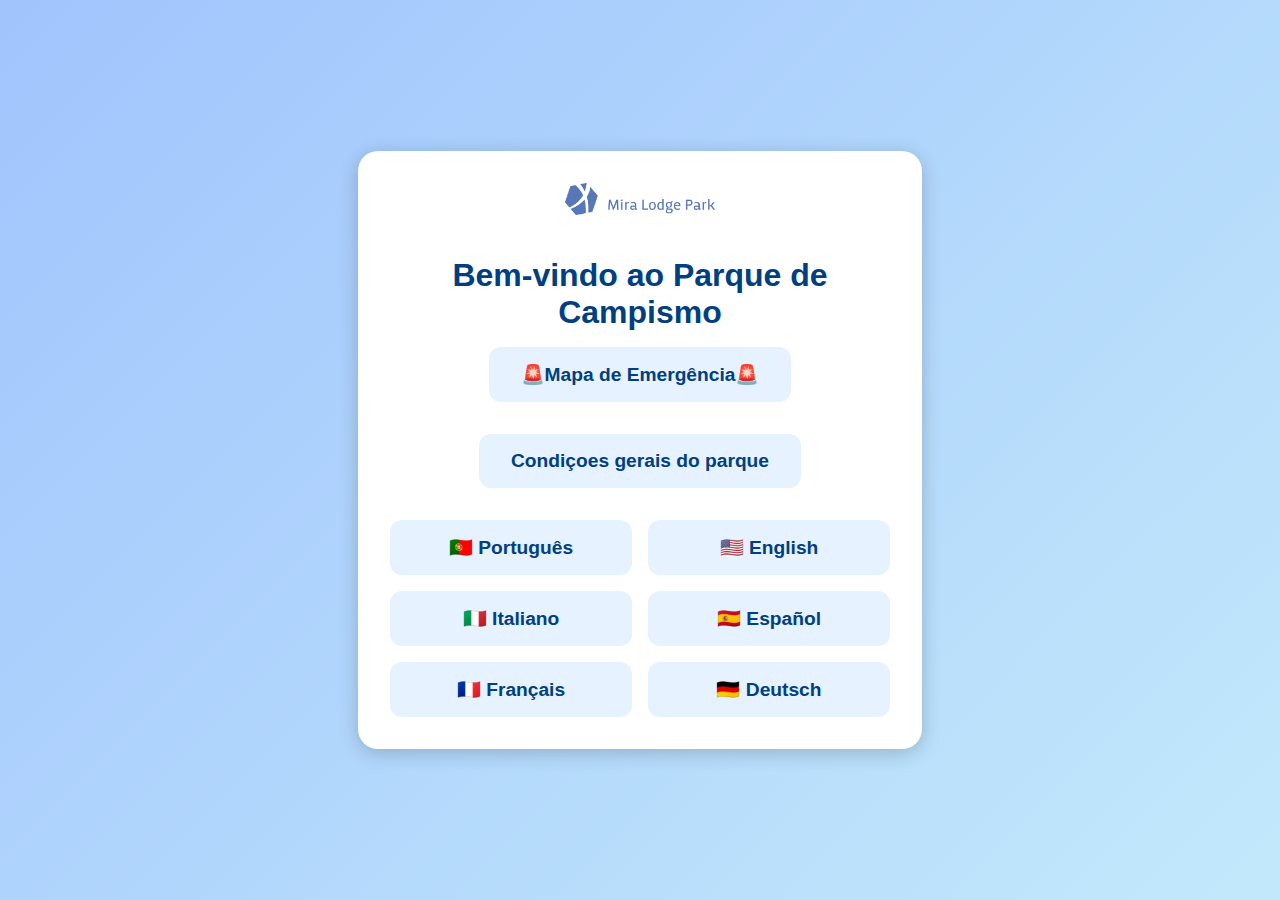
<file: index.html>
<!DOCTYPE html>
<html lang="pt">
<head>
  <meta charset="UTF-8">
  <meta name="viewport" content="width=device-width, initial-scale=1.0">
  <title>Parque de Campismo</title>
  <style>
    body {
      font-family: Arial, sans-serif;
      background: linear-gradient(135deg, #a1c4fd, #c2e9fb);
      margin: 0;
      display: flex;
      justify-content: center;
      align-items: center;
      height: 100vh;
    }

    .container {
      text-align: center;
      background: white;
      padding: 2rem;
      border-radius: 20px;
      box-shadow: 0 4px 20px rgba(0,0,0,0.2);
      max-width: 500px;
      width: 90%;
    }

    .logo {
      width: 150px;
      height: auto;
      margin-bottom: 1rem;
    }

    h1 {
      margin-bottom: 1rem;
      color: #004080;
    }

    .emergency-button {
      display: flex;
      justify-content: center;
      margin-bottom: 2rem;
    }

    .grid {
      display: grid;
      grid-template-columns: 1fr 1fr;
      gap: 1rem;
    }

    .card {
      display: block;
      padding: 1rem 2rem;
      background: #e6f2ff;
      border-radius: 12px;
      text-decoration: none;
      font-size: 1.2rem;
      color: #004080;
      transition: all 0.3s ease;
      font-weight: bold;
    }

    .card:hover {
      background: #a1c4fd;
      color: white;
      transform: scale(1.05);
    }
  </style>
</head>
<body>
  <div class="container">
    <img src="MiraLodgePark LOGOTIPO_horizontal.png" alt="Logo" class="logo">
    <h1>Bem-vindo ao Parque de Campismo</h1>

    <!-- Botão do mapa de emergência centralizado -->
    <div class="emergency-button">
      <a href="emergencia.html" class="card">🚨Mapa de Emergência🚨</a>
    </div>
     
    <!-- Botão Condições Gerais do Parque centralizado -->
    <div class="emergency-button">
      <a href="condiçoes.html" class="card">Condiçoes gerais do parque</a>
    </div>

    <!-- Botões dos idiomas -->
    <div class="grid">
      <a href="pt.html" class="card">🇵🇹 Português</a>
      <a href="en.html" class="card">🇺🇸 English</a>
      <a href="it.html" class="card">🇮🇹 Italiano</a>
      <a href="es.html" class="card">🇪🇸 Español</a>
      <a href="it.html" class="card">🇫🇷 Français</a>
      <a href="de.html" class="card">🇩🇪 Deutsch</a>
      
    </div>
  </div>
</body>
</html>
</file>
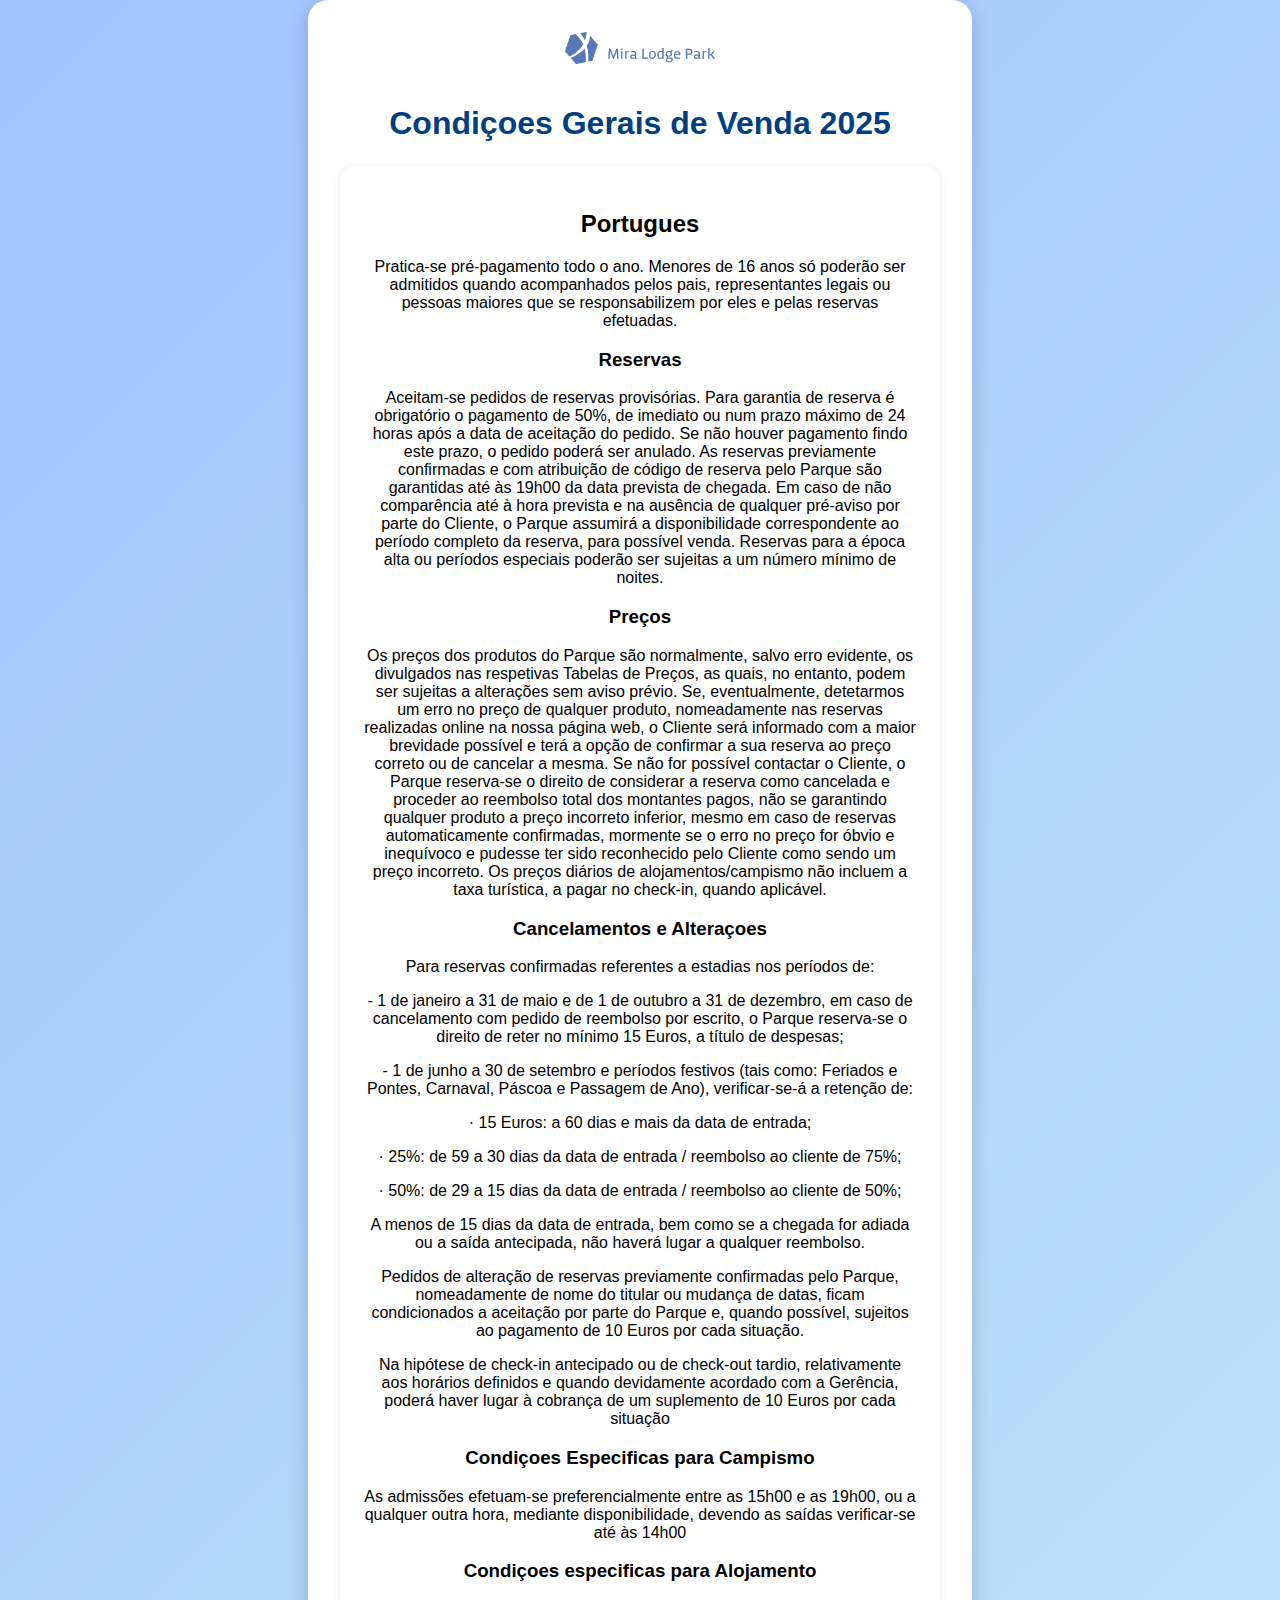
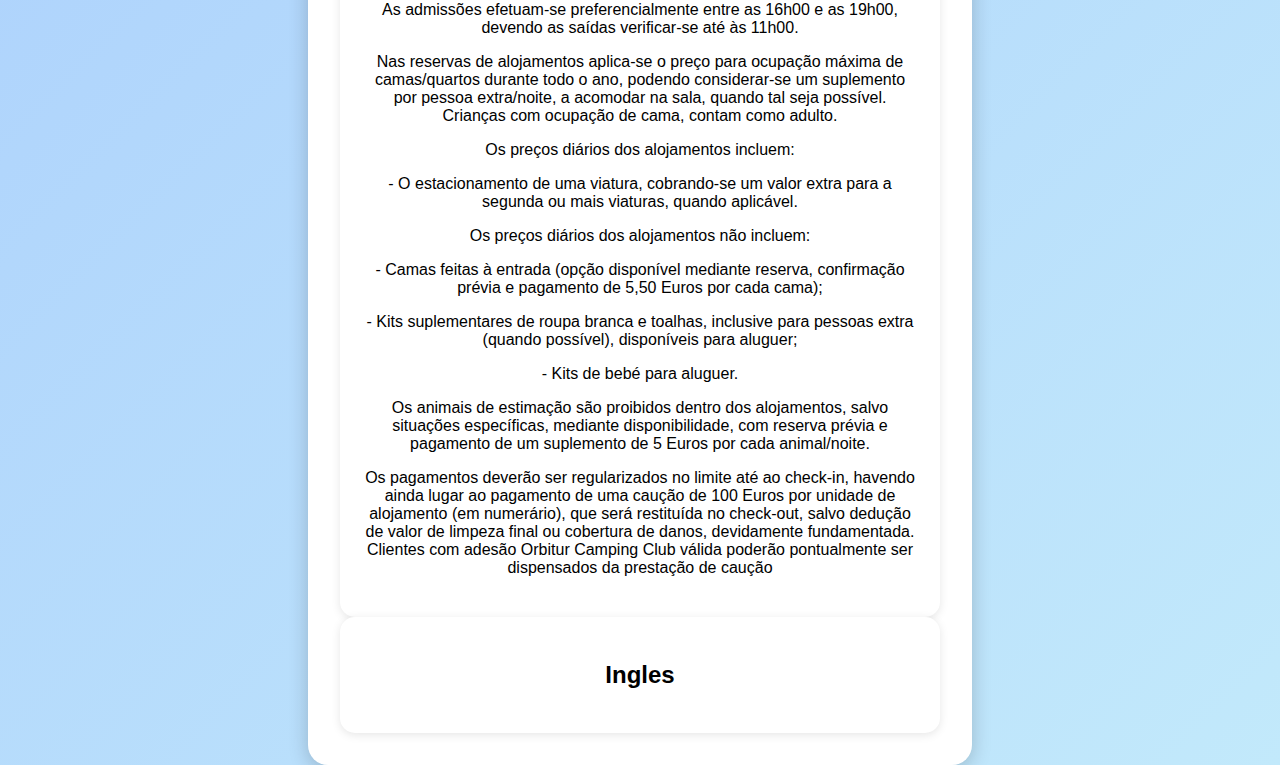
<file: Condiçoes gerai de venda.html>
<!DOCTYPE html>
<html lang="pt">
<head>
  <meta charset="UTF-8">
  <meta name="viewport" content="width=device-width, initial-scale=1.0">
  <title>Mapa de Emergência</title>
  <style>
    body {
      font-family: Arial, sans-serif;
      background: linear-gradient(135deg, #a1c4fd, #c2e9fb);
      margin: 0;
      display: flex;
      justify-content: center;
      align-items: center;
      min-height: 100vh;
    }

    .container {
      text-align: center;
      background: white;
      padding: 2rem;
      border-radius: 20px;
      box-shadow: 0 4px 20px rgba(0,0,0,0.2);
      max-width: 600px;
      width: 90%;
    }

    .logo {
      width: 150px;
      height: auto;
      margin-bottom: 1rem;
    }

    h1 {
      margin-bottom: 1.5rem;
      color: #004080;
    }

    .box-white {
      background: white;
      padding: 1.5rem;
      border-radius: 15px;
      box-shadow: 0 2px 10px rgba(0,0,0,0.1);
      text-align: center;
    }

    img.map {
      width: 100%;
      height: auto;
      border-radius: 10px;
    }
  </style>
</head>
<body>
  <div class="container">
    <!-- Logo e título -->
    <img src="MiraLodgePark LOGOTIPO_horizontal.png" alt="Logo" class="logo">
    <h1>Condiçoes Gerais de Venda 2025</h1>

    <!-- Caixa branca: apenas mapa -->
    <div class="box-white">
	<h2>Portugues</h2>

      <p>Pratica-se pré-pagamento todo o ano.
Menores de 16 anos só poderão ser admitidos quando acompanhados
pelos pais, representantes legais ou pessoas maiores que se 
responsabilizem por eles e pelas reservas efetuadas.</p>
       <h3>Reservas</h3>
	<p>Aceitam-se pedidos de reservas provisórias. Para garantia de reserva é 
obrigatório o pagamento de 50%, de imediato ou num prazo máximo de 24 horas após a data de aceitação do pedido. Se não houver pagamento 
findo este prazo, o pedido poderá ser anulado.
As reservas previamente confirmadas e com atribuição de código de 
reserva pelo Parque são garantidas até às 19h00 da data prevista de 
chegada. Em caso de não comparência até à hora prevista e na ausência 
de qualquer pré-aviso por parte do Cliente, o Parque assumirá a 
disponibilidade correspondente ao período completo da reserva, para 
possível venda.
Reservas para a época alta ou períodos especiais poderão ser sujeitas a 
um número mínimo de noites.</p>
	<h3>Preços</h3>
	<p>Os preços dos produtos do Parque são normalmente, salvo erro 
evidente, os divulgados nas respetivas Tabelas de Preços, as quais, no entanto, podem ser sujeitas a alterações sem aviso prévio. Se, 
eventualmente, detetarmos um erro no preço de qualquer produto, 
nomeadamente nas reservas realizadas online na nossa página web, o 
Cliente será informado com a maior brevidade possível e terá a opção 
de confirmar a sua reserva ao preço correto ou de cancelar a mesma. Se 
não for possível contactar o Cliente, o Parque reserva-se o direito de 
considerar a reserva como cancelada e proceder ao reembolso total dos 
montantes pagos, não se garantindo qualquer produto a preço incorreto 
inferior, mesmo em caso de reservas automaticamente confirmadas, 
mormente se o erro no preço for óbvio e inequívoco e pudesse ter sido 
reconhecido pelo Cliente como sendo um preço incorreto.
Os preços diários de alojamentos/campismo não incluem a taxa 
turística, a pagar no check-in, quando aplicável.</p>
	<h3>Cancelamentos e Alteraçoes</h3>
	<p>Para reservas confirmadas referentes a estadias nos períodos de:
<p>- 1 de janeiro a 31 de maio e de 1 de outubro a 31 de dezembro, em caso 
de cancelamento com pedido de reembolso por escrito, o Parque 
reserva-se o direito de reter no mínimo 15 Euros, a título de despesas;<p>
<p>- 1 de junho a 30 de setembro e períodos festivos (tais como: Feriados 
e Pontes, Carnaval, Páscoa e Passagem de Ano), verificar-se-á a 
retenção de:<p>
<p>· 15 Euros: a 60 dias e mais da data de entrada;<p> 
<p>· 25%: de 59 a 30 dias da data de entrada / reembolso ao cliente de 75%;<p> 
<p>· 50%: de 29 a 15 dias da data de entrada / reembolso ao cliente de 50%;<p>
<p>A menos de 15 dias da data de entrada, bem como se a chegada for 
adiada ou a saída antecipada, não haverá lugar a qualquer reembolso.<p>
<p>Pedidos de alteração de reservas previamente confirmadas pelo 
Parque, nomeadamente de nome do titular ou mudança de datas, ficam 
condicionados a aceitação por parte do Parque e, quando possível, 
sujeitos ao pagamento de 10 Euros por cada situação.<p>
<p>Na hipótese de check-in antecipado ou de check-out tardio, 
relativamente aos horários definidos e quando devidamente acordado 
com a Gerência, poderá haver lugar à cobrança de um suplemento de 10 
Euros por cada situação</p>
	<h3>Condiçoes Especificas para Campismo</h3>
	<p>As admissões efetuam-se preferencialmente entre as 15h00 e as 
19h00, ou a qualquer outra hora, mediante disponibilidade, devendo as saídas verificar-se até às 14h00</p>
	<h3>Condiçoes especificas para Alojamento</h3>
	<p>As admissões efetuam-se preferencialmente entre as 16h00 e as 19h00, devendo as saídas verificar-se até às 11h00.<p>
<p>Nas reservas de alojamentos aplica-se o preço para ocupação máxima 
de camas/quartos durante todo o ano, podendo considerar-se um 
suplemento por pessoa extra/noite, a acomodar na sala, quando tal seja 
possível. Crianças com ocupação de cama, contam como adulto.<p>
<p>Os preços diários dos alojamentos incluem:<p>
<p>- O estacionamento de uma viatura, cobrando-se um valor extra para 
 a segunda ou mais viaturas, quando aplicável.<p>
<p>Os preços diários dos alojamentos não incluem:<p>
<p>- Camas feitas à entrada (opção disponível mediante reserva, 
 confirmação prévia e pagamento de 5,50 Euros por cada cama);<p>
<p>- Kits suplementares de roupa branca e toalhas, inclusive para 
 pessoas extra (quando possível), disponíveis para aluguer;<p>
<p>- Kits de bebé para aluguer.<p>
<p>Os animais de estimação são proibidos dentro dos alojamentos, salvo situações específicas, mediante disponibilidade, com reserva prévia e 
pagamento de um suplemento de 5 Euros por cada animal/noite.<p>
<p>Os pagamentos deverão ser regularizados no limite até ao check-in, 
havendo ainda lugar ao pagamento de uma caução de 100 Euros por 
unidade de alojamento (em numerário), que será restituída no 
check-out, salvo dedução de valor de limpeza final ou cobertura de 
danos, devidamente fundamentada. Clientes com adesão Orbitur 
Camping Club válida poderão pontualmente ser dispensados da 
prestação de caução</p>



	 </div>
	


 <!-- Caixa branca: Mapa -->
    <div class="box-white">
      <h2>Ingles</h2>




    </div>
  </div>
</body>
</html>
</file>
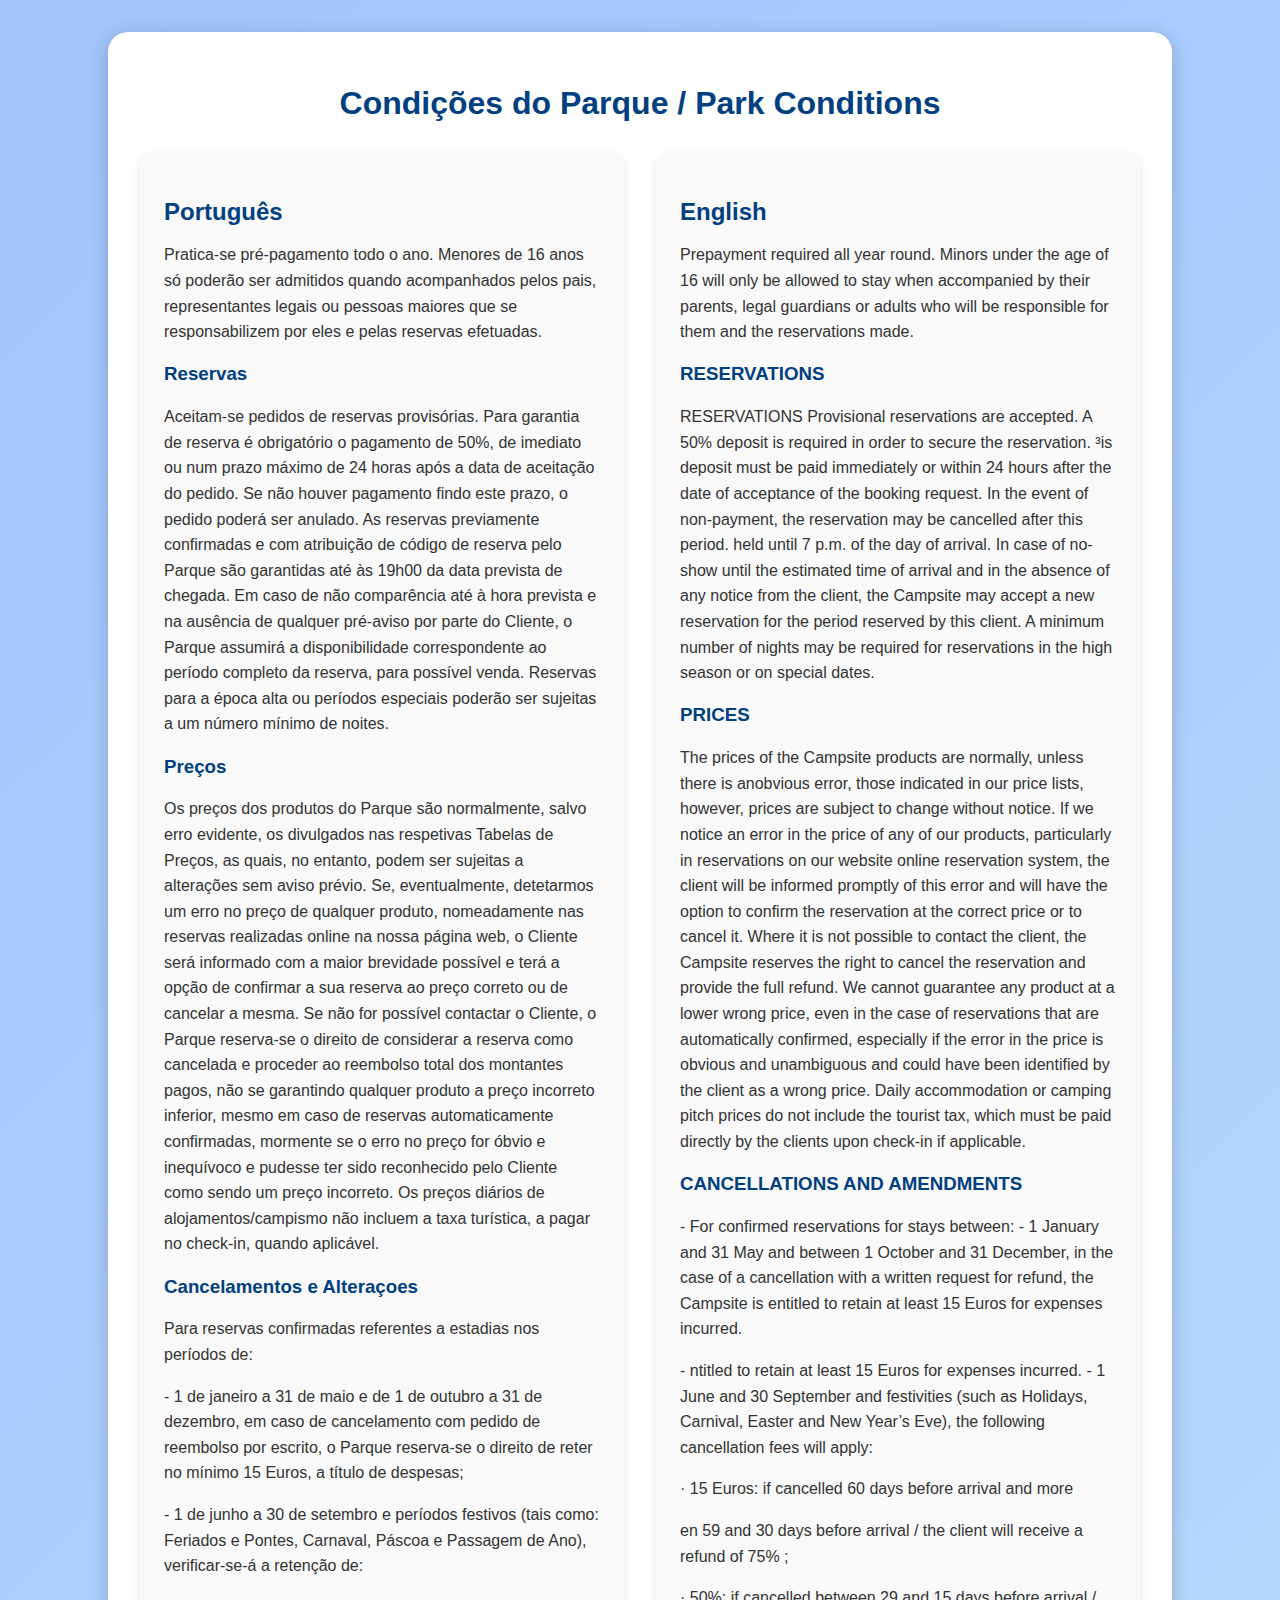
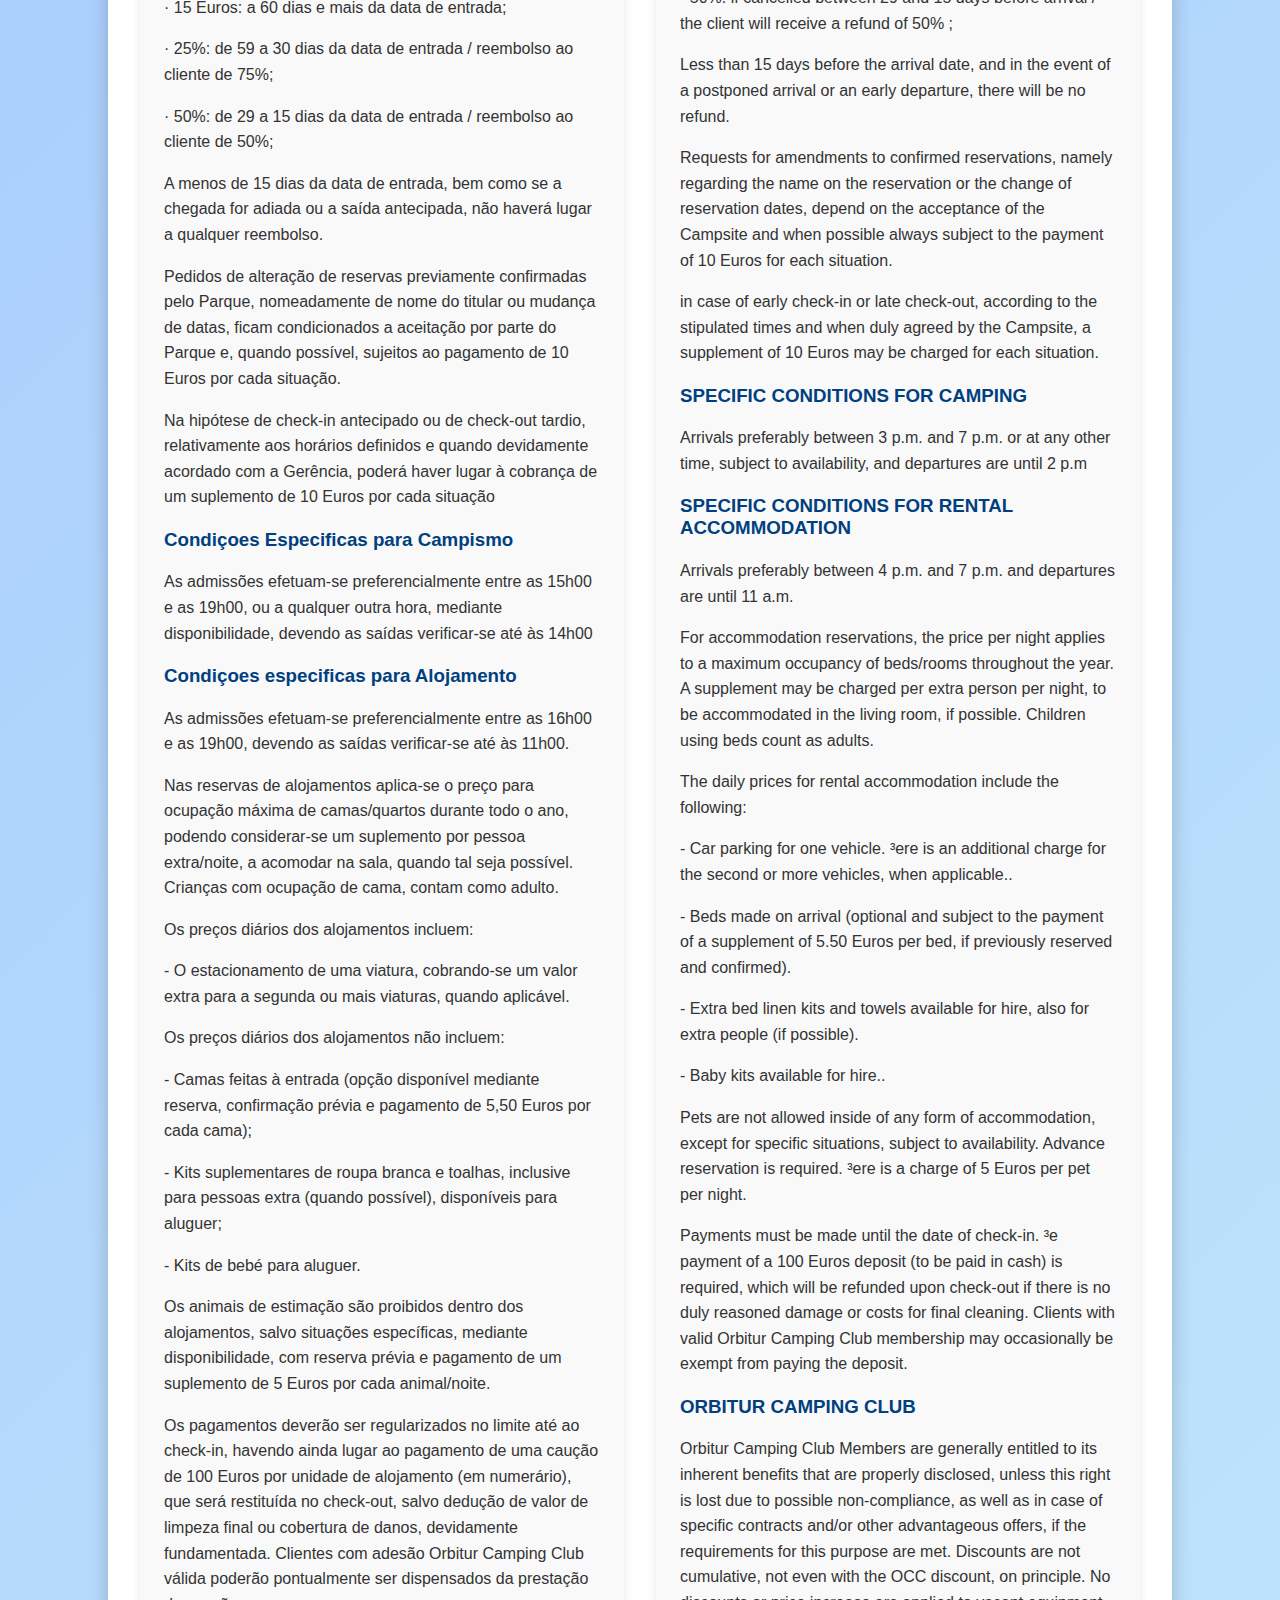
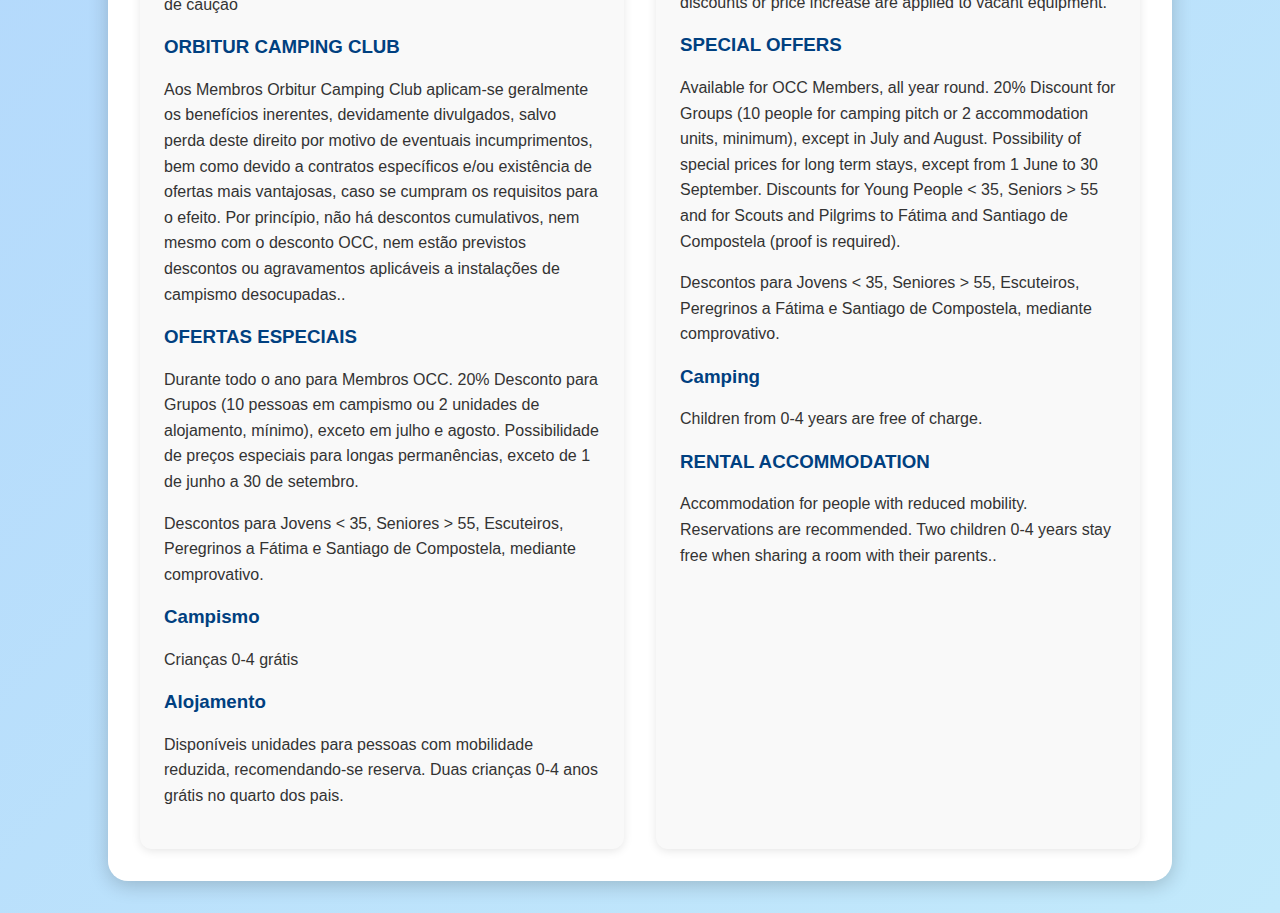
<file: condiçoes.html>
<!DOCTYPE html>
<html lang="pt">
<head>
  <meta charset="UTF-8">
  <title>Condições do Parque</title>
  <style>
    body {
      font-family: Arial, sans-serif;
      background: linear-gradient(135deg, #a1c4fd, #c2e9fb);
      margin: 0;
      display: flex;
      justify-content: center;
      align-items: flex-start;
      padding: 2rem;
      min-height: 100vh;
    }
    .container {
      background: white;
      padding: 2rem;
      border-radius: 20px;
      box-shadow: 0 4px 20px rgba(0,0,0,0.2);
      max-width: 1000px;
      width: 100%;
    }
    h1 {
      text-align: center;
      color: #004080;
      margin-bottom: 2rem;
    }
    .columns {
      display: grid;
      grid-template-columns: 1fr 1fr;
      gap: 2rem;
    }
    .col {
      background: #f9f9f9;
      padding: 1.5rem;
      border-radius: 12px;
      box-shadow: 0 2px 10px rgba(0,0,0,0.1);
    }
    h2 {
      color: #004080;
      margin-bottom: 1rem;
    }
    ul, ol {
      text-align: left;
      padding-left: 1.2rem;
      color: #333;
      line-height: 1.6;
    }
    p {
      color: #333;
      line-height: 1.6;
    }
h3 {
      color: #004080;
      margin-bottom: 0,5rem;
    }
    ul, ol {
      text-align: left;
      padding-left: 1.2rem;
      color: #333;
      line-height: 1.6;
    }
    p {
      color: #333;
      line-height: 1.6;
    }

  </style>
</head>
<body>
  <div class="container">
    <h1>Condições do Parque / Park Conditions</h1>

    <div class="columns">
      <!-- Coluna Português -->
      <div class="col">
        <h2>Português</h2>
        <p>Pratica-se pré-pagamento todo o ano.
Menores de 16 anos só poderão ser admitidos quando acompanhados
pelos pais, representantes legais ou pessoas maiores que se 
responsabilizem por eles e pelas reservas efetuadas.</p>
       <h3>Reservas</h3>
	<p>Aceitam-se pedidos de reservas provisórias. Para garantia de reserva é 
obrigatório o pagamento de 50%, de imediato ou num prazo máximo de 24 horas após a data de aceitação do pedido. Se não houver pagamento 
findo este prazo, o pedido poderá ser anulado.
As reservas previamente confirmadas e com atribuição de código de 
reserva pelo Parque são garantidas até às 19h00 da data prevista de 
chegada. Em caso de não comparência até à hora prevista e na ausência 
de qualquer pré-aviso por parte do Cliente, o Parque assumirá a 
disponibilidade correspondente ao período completo da reserva, para 
possível venda.
Reservas para a época alta ou períodos especiais poderão ser sujeitas a 
um número mínimo de noites.</p>
	<h3>Preços</h3>
	<p>Os preços dos produtos do Parque são normalmente, salvo erro 
evidente, os divulgados nas respetivas Tabelas de Preços, as quais, no entanto, podem ser sujeitas a alterações sem aviso prévio. Se, 
eventualmente, detetarmos um erro no preço de qualquer produto, 
nomeadamente nas reservas realizadas online na nossa página web, o 
Cliente será informado com a maior brevidade possível e terá a opção 
de confirmar a sua reserva ao preço correto ou de cancelar a mesma. Se 
não for possível contactar o Cliente, o Parque reserva-se o direito de 
considerar a reserva como cancelada e proceder ao reembolso total dos 
montantes pagos, não se garantindo qualquer produto a preço incorreto 
inferior, mesmo em caso de reservas automaticamente confirmadas, 
mormente se o erro no preço for óbvio e inequívoco e pudesse ter sido 
reconhecido pelo Cliente como sendo um preço incorreto.
Os preços diários de alojamentos/campismo não incluem a taxa 
turística, a pagar no check-in, quando aplicável.</p>
	<h3>Cancelamentos e Alteraçoes</h3>
	<p>Para reservas confirmadas referentes a estadias nos períodos de:
<p>- 1 de janeiro a 31 de maio e de 1 de outubro a 31 de dezembro, em caso 
de cancelamento com pedido de reembolso por escrito, o Parque 
reserva-se o direito de reter no mínimo 15 Euros, a título de despesas;<p>
<p>- 1 de junho a 30 de setembro e períodos festivos (tais como: Feriados 
e Pontes, Carnaval, Páscoa e Passagem de Ano), verificar-se-á a 
retenção de:<p>
<p>· 15 Euros: a 60 dias e mais da data de entrada;<p> 
<p>· 25%: de 59 a 30 dias da data de entrada / reembolso ao cliente de 75%;<p> 
<p>· 50%: de 29 a 15 dias da data de entrada / reembolso ao cliente de 50%;<p>
<p>A menos de 15 dias da data de entrada, bem como se a chegada for 
adiada ou a saída antecipada, não haverá lugar a qualquer reembolso.<p>
<p>Pedidos de alteração de reservas previamente confirmadas pelo 
Parque, nomeadamente de nome do titular ou mudança de datas, ficam 
condicionados a aceitação por parte do Parque e, quando possível, 
sujeitos ao pagamento de 10 Euros por cada situação.<p>
<p>Na hipótese de check-in antecipado ou de check-out tardio, 
relativamente aos horários definidos e quando devidamente acordado 
com a Gerência, poderá haver lugar à cobrança de um suplemento de 10 
Euros por cada situação</p>
	<h3>Condiçoes Especificas para Campismo</h3>
	<p>As admissões efetuam-se preferencialmente entre as 15h00 e as 
19h00, ou a qualquer outra hora, mediante disponibilidade, devendo as saídas verificar-se até às 14h00</p>
	<h3>Condiçoes especificas para Alojamento</h3>
	<p>As admissões efetuam-se preferencialmente entre as 16h00 e as 19h00, devendo as saídas verificar-se até às 11h00.<p>
<p>Nas reservas de alojamentos aplica-se o preço para ocupação máxima 
de camas/quartos durante todo o ano, podendo considerar-se um 
suplemento por pessoa extra/noite, a acomodar na sala, quando tal seja 
possível. Crianças com ocupação de cama, contam como adulto.<p>
<p>Os preços diários dos alojamentos incluem:<p>
<p>- O estacionamento de uma viatura, cobrando-se um valor extra para 
 a segunda ou mais viaturas, quando aplicável.<p>
<p>Os preços diários dos alojamentos não incluem:<p>
<p>- Camas feitas à entrada (opção disponível mediante reserva, 
 confirmação prévia e pagamento de 5,50 Euros por cada cama);<p>
<p>- Kits suplementares de roupa branca e toalhas, inclusive para 
 pessoas extra (quando possível), disponíveis para aluguer;<p>
<p>- Kits de bebé para aluguer.<p>
<p>Os animais de estimação são proibidos dentro dos alojamentos, salvo situações específicas, mediante disponibilidade, com reserva prévia e 
pagamento de um suplemento de 5 Euros por cada animal/noite.<p>
<p>Os pagamentos deverão ser regularizados no limite até ao check-in, 
havendo ainda lugar ao pagamento de uma caução de 100 Euros por 
unidade de alojamento (em numerário), que será restituída no 
check-out, salvo dedução de valor de limpeza final ou cobertura de 
danos, devidamente fundamentada. Clientes com adesão Orbitur 
Camping Club válida poderão pontualmente ser dispensados da 
prestação de caução</p>
	<h3>ORBITUR CAMPING CLUB</h3>
<p>Aos Membros Orbitur Camping Club aplicam-se geralmente os 
benefícios inerentes, devidamente divulgados, salvo perda deste direito 
por motivo de eventuais incumprimentos, bem como devido a contratos 
específicos e/ou existência de ofertas mais vantajosas, caso se 
cumpram os requisitos para o efeito. Por princípio, não há descontos 
cumulativos, nem mesmo com o desconto OCC, nem estão previstos 
descontos ou agravamentos aplicáveis a instalações de campismo 
desocupadas..<p>

	<h3>OFERTAS ESPECIAIS</h3>

	<p>Durante todo o ano para Membros OCC.
20% Desconto para Grupos (10 pessoas em campismo ou 2 unidades de 
alojamento, mínimo), exceto em julho e agosto.
Possibilidade de preços especiais para longas permanências, exceto de 
1 de junho a 30 de setembro.<p>
	<p>Descontos para Jovens < 35, Seniores > 55, Escuteiros, Peregrinos a Fátima
e Santiago de Compostela, mediante comprovativo.<p>
	<h3>Campismo</h3>

	<p>Crianças 0-4 grátis<p>
	<h3>Alojamento</h3>

	<p>Disponíveis unidades para pessoas com mobilidade reduzida, 
recomendando-se reserva.
Duas crianças 0-4 anos grátis no quarto dos pais.<p>
	      </div>

      <!-- Coluna Inglês -->
      <div class="col">
        <h2>English</h2>
<p>Prepayment required all year round.
Minors under the age of 16 will only be allowed to stay when accompanied 
by their parents, legal guardians or adults who will be responsible for them 
and the reservations made.</p>
       <h3>RESERVATIONS</h3>
	<p>RESERVATIONS
Provisional reservations are accepted. A 50% deposit is required in 
order to secure the reservation. ³is deposit must be paid immediately 
or within 24 hours after the date of acceptance of the booking request. 
In the event of non-payment, the reservation may be cancelled after this 
period.
held until 7 p.m. of the day of arrival. In case of no-show until the 
estimated time of arrival and in the absence of any notice from the 
client, the Campsite may accept a new reservation for the period 
reserved by this client.
A minimum number of nights may be required for reservations in the 
high season or on special dates.</p>
	<h3>PRICES</h3>
	<p>The prices of the Campsite products are normally, unless there is anobvious error, those indicated in our price lists, however, prices are 
subject to change without notice. If we notice an error in the price of 
any of our products, particularly in reservations on our website online 
reservation system, the client will be informed promptly of this error 
and will have the option to confirm the reservation at the correct price 
or to cancel it. Where it is not possible to contact the client, the 
Campsite reserves the right to cancel the reservation and provide the 
full refund. We cannot guarantee any product at a lower wrong price, 
even in the case of reservations that are automatically confirmed, 
especially if the error in the price is obvious and unambiguous and could 
have been identified by the client as a wrong price. 
Daily accommodation or camping pitch prices do not include the tourist 
tax, which must be paid directly by the clients upon check-in if 
applicable.</p>
	<h3>CANCELLATIONS AND AMENDMENTS</h3>
	<pFor confirmed reservations for stays between:<p>
<p>- For confirmed reservations for stays between:
- 1 January and 31 May and between 1 October and 31 December, in the 
case of a cancellation with a written request for refund, the Campsite is 
entitled to retain at least 15 Euros for expenses incurred.<p>
<p>- ntitled to retain at least 15 Euros for expenses incurred.
- 1 June and 30 September and festivities (such as Holidays, Carnival, 
Easter and New Year’s Eve), the following cancellation fees will apply:<p>
<p>· 15 Euros: if cancelled 60 days before arrival and more<p> 
<p>en 59 and 30 days before arrival / the client will receive a refund of 75% 
;<p> 
<p>· 50%: if cancelled between 29 and 15 days before arrival / the client will 
receive a refund of 50% ;<p>
<p>Less than 15 days before the arrival date, and in the event of a 
postponed arrival or an early departure, there will be no refund.<p>
<p>Requests for amendments to confirmed reservations, namely regarding 
the name on the reservation or the change of reservation dates, depend 
on the acceptance of the Campsite and when possible always subject to 
the payment of 10 Euros for each situation.<p>
<p>in case of early check-in or late check-out, according to the stipulated 
times and when duly agreed by the Campsite, a supplement of 10 Euros 
may be charged for each situation.</p>
	<h3>SPECIFIC CONDITIONS FOR CAMPING</h3>
	<p>Arrivals preferably between 3 p.m. and 7 p.m. or at any other time, 
subject to availability, and departures are until 2 p.m</p>
	<h3>SPECIFIC CONDITIONS FOR RENTAL ACCOMMODATION</h3>
	<p>Arrivals preferably between 4 p.m. and 7 p.m. and departures are until 
11 a.m.<p>
<p>For accommodation reservations, the price per night applies to a 
maximum occupancy of beds/rooms throughout the year. A 
supplement may be charged per extra person per night, to be 
accommodated in the living room, if possible. Children using beds count 
as adults.<p>
<p>The daily prices for rental accommodation include the following:<p>
<p>-  Car parking for one vehicle. ³ere is an additional charge for the 
 second or more vehicles, when applicable..<p>
<pThe daily prices for rental accommodation do not include the following:<p>
<p>-  Beds made on arrival (optional and subject to the payment of a 
 supplement of 5.50 Euros per bed, if previously reserved and confirmed).<p>
<p>-  Extra bed linen kits and towels available for hire, also for extra 
 people (if possible).<p>
<p>- Baby kits available for hire..<p>
<p>Pets are not allowed inside of any form of accommodation, except for 
specific situations, subject to availability. Advance reservation is 
required. ³ere is a charge of 5 Euros per pet per night.<p>
<p>Payments must be made until the date of check-in. ³e payment of a 
100 Euros deposit (to be paid in cash) is required, which will be refunded 
upon check-out if there is no duly reasoned damage or costs for final 
cleaning. Clients with valid Orbitur Camping Club membership may 
occasionally be exempt from paying the deposit.</p>
	<h3>ORBITUR CAMPING CLUB</h3>
<p>Orbitur Camping Club Members are generally entitled to its inherent 
benefits that are properly disclosed, unless this right is lost due to 
possible non-compliance, as well as in case of specific contracts and/or 
other advantageous offers, if the requirements for this purpose are met. 
Discounts are not cumulative, not even with the OCC discount, on 
principle. No discounts or price increase are applied to vacant 
equipment.<p>

	<h3>SPECIAL OFFERS</h3>

	<p>Available for OCC Members, all year round.
20% Discount for Groups (10 people for camping pitch or 2 
accommodation units, minimum), except in July and August.
Possibility of special prices for long term stays, except from 1 June to 30 
September.
Discounts for Young People < 35, Seniors > 55 and for Scouts and Pilgrims 
to Fátima and Santiago de Compostela (proof is required).<p>
	<p>Descontos para Jovens < 35, Seniores > 55, Escuteiros, Peregrinos a Fátima
e Santiago de Compostela, mediante comprovativo.<p>
	<h3>Camping</h3>

	<p>Children from 0-4 years are free of charge.<p>
	<h3>RENTAL ACCOMMODATION</h3>

	<p>Accommodation for people with reduced mobility. Reservations are 
recommended.
Two children 0-4 years stay free when sharing a room with their parents..<p>
        </li>
        </ul>
        
      </div>
    </div>
  </div>
</body>
</html>
</file>
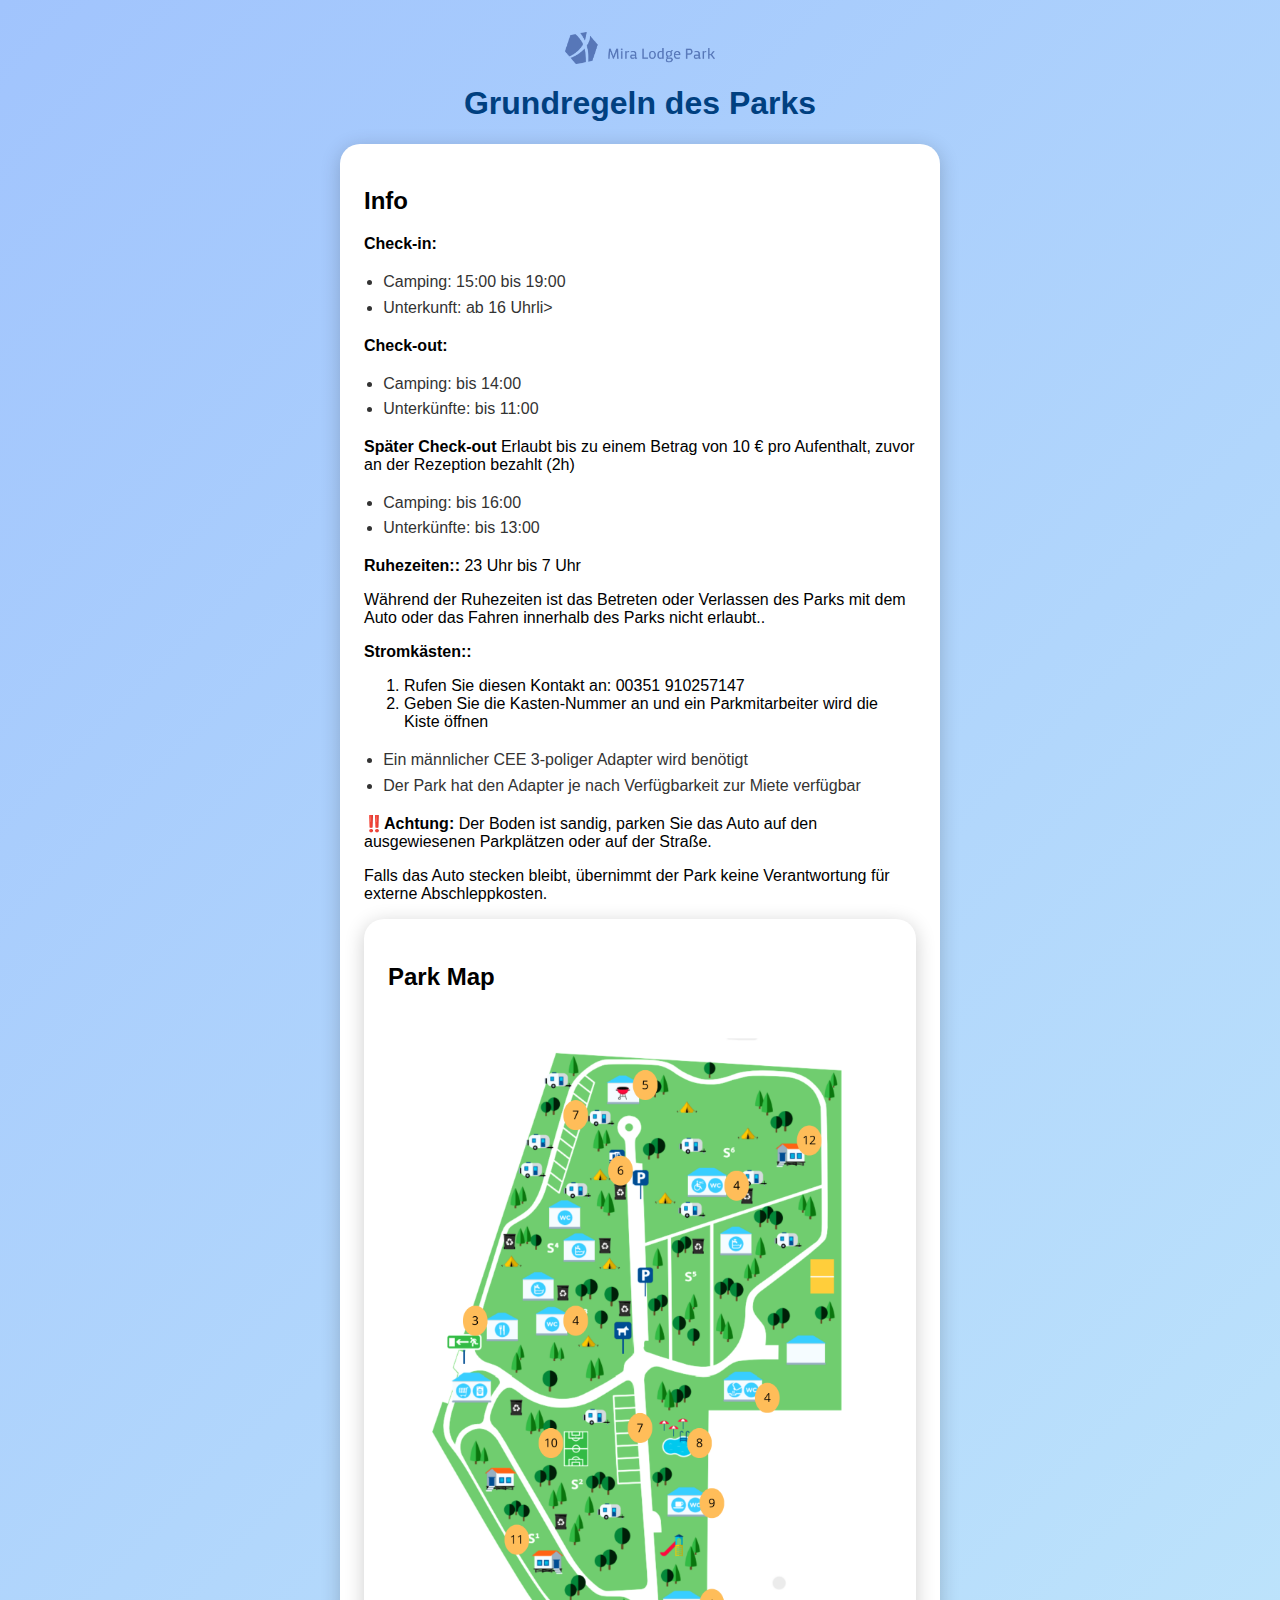
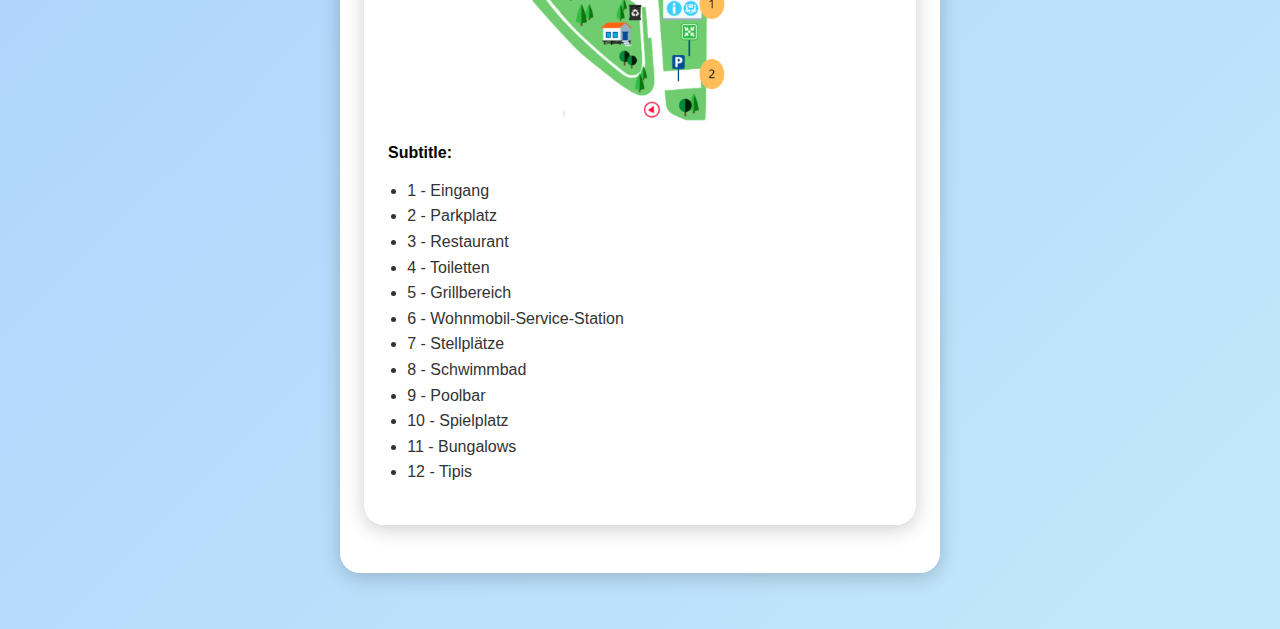
<file: de.html>
<!DOCTYPE html>
<html lang="de">
<head>
  <meta charset="UTF-8">
  <title>Parkregeln</title>
  <style>
    body {
      font-family: Arial, sans-serif;
      background: linear-gradient(135deg, #a1c4fd, #c2e9fb);
      margin: 0;
      display: flex;
      justify-content: center;
      align-items: flex-start;
      padding: 2rem;
      min-height: 100vh;
    }
    .content {
      width: 100%;
      max-width: 600px;
    }
    .logo {
      display: block;
      margin: 0 auto 1rem auto;
      width: 150px;
    }
    h1 {
      text-align: center;
      color: #004080;
    }
    .box-white {
      background: white;
      padding: 1.5rem;
      border-radius: 20px;
      box-shadow: 0 4px 20px rgba(0,0,0,0.2);
      margin-bottom: 1.5rem;
    }
    .box-orange {
      background: #ffe0b2;
      padding: 1.5rem;
      border-radius: 20px;
      box-shadow: 0 4px 20px rgba(0,0,0,0.2);
      margin-bottom: 1.5rem;
      text-align: center;
    }
    .box-orange img {
      width: 80px;
      margin-bottom: 1rem;
    }
    ul {
      text-align: left;
      padding-left: 1.2rem;
      color: #333;
      line-height: 1.6;
    }
  </style>
</head>
<body>
  <div class="content">
    <img src="MiraLodgePark LOGOTIPO_horizontal.png" alt="Logo do Parque" class="logo">
    <h1>Grundregeln des Parks</h1>

    <!-- Caixa branca: Rules -->
    <div class="box-white">
      <h2>Info</h2>
      <p><strong>Check-in:</strong></p>
      <ul>
        <li>Camping: 15:00 bis 19:00</li>
        <li>Unterkunft: ab 16 Uhrli>
      </ul>

      <p><strong>Check-out:</strong></p>
      <ul>
       <li>Camping: bis 14:00</li>
        <li>Unterkünfte: bis 11:00</li>
      </ul>

      <p><strong>Später Check-out</strong> Erlaubt bis zu einem Betrag von 10 € pro Aufenthalt, zuvor an der Rezeption bezahlt (2h)</p><ul>
        <li>Camping: bis 16:00</li>
        <li>Unterkünfte: bis 13:00</li>
      </ul>

      <p><strong>Ruhezeiten::</strong> 23 Uhr bis 7 Uhr</p>
      <p>Während der Ruhezeiten ist das Betreten oder Verlassen des Parks mit dem Auto oder das Fahren innerhalb des Parks nicht erlaubt..</p>

      <p><strong>Stromkästen::</strong></p>
      <ol>
        <li>Rufen Sie diesen Kontakt an: 00351 910257147</li>
		  <li>Geben Sie die Kasten-Nummer an und ein Parkmitarbeiter wird die Kiste öffnen</li>
	  </ol><ul>
			<li>Ein männlicher CEE 3-poliger Adapter wird benötigt</li>
			<li>Der Park hat den Adapter je nach Verfügbarkeit zur Miete verfügbar</li></ul>

<p><strong>‼️Achtung:</strong> Der Boden ist sandig, parken Sie das Auto auf den ausgewiesenen Parkplätzen oder auf der Straße.</p>
		<p>Falls das Auto stecken bleibt, übernimmt der Park keine Verantwortung für externe Abschleppkosten.</p>

    <!-- Caixa branca: Mapa -->
    <div class="box-white">
      <h2>Park Map</h2>
      <img src="1.png" alt="Mapa do Parque" style="max-width:100%; border-radius:12px;">
      <p><strong>Subtitle:</strong></p>
      <ul>
       <li>1 - Eingang</li>
		  <li>2 - Parkplatz</li>
		  <li>3 - Restaurant</li>
		  <li>4 - Toiletten</li>
		  <li>5 - Grillbereich</li>
		  <li>6 - Wohnmobil-Service-Station</li>
		  <li>7 - Stellplätze</li>
		  <li>8 - Schwimmbad</li>
		  <li>9 - Poolbar</li>
		  <li>10 - Spielplatz</li>
		  <li>11 - Bungalows</li>
		  <li>12 - Tipis</li>
      </ul>
    </div>
  </div>
</body>
</html>
</file>
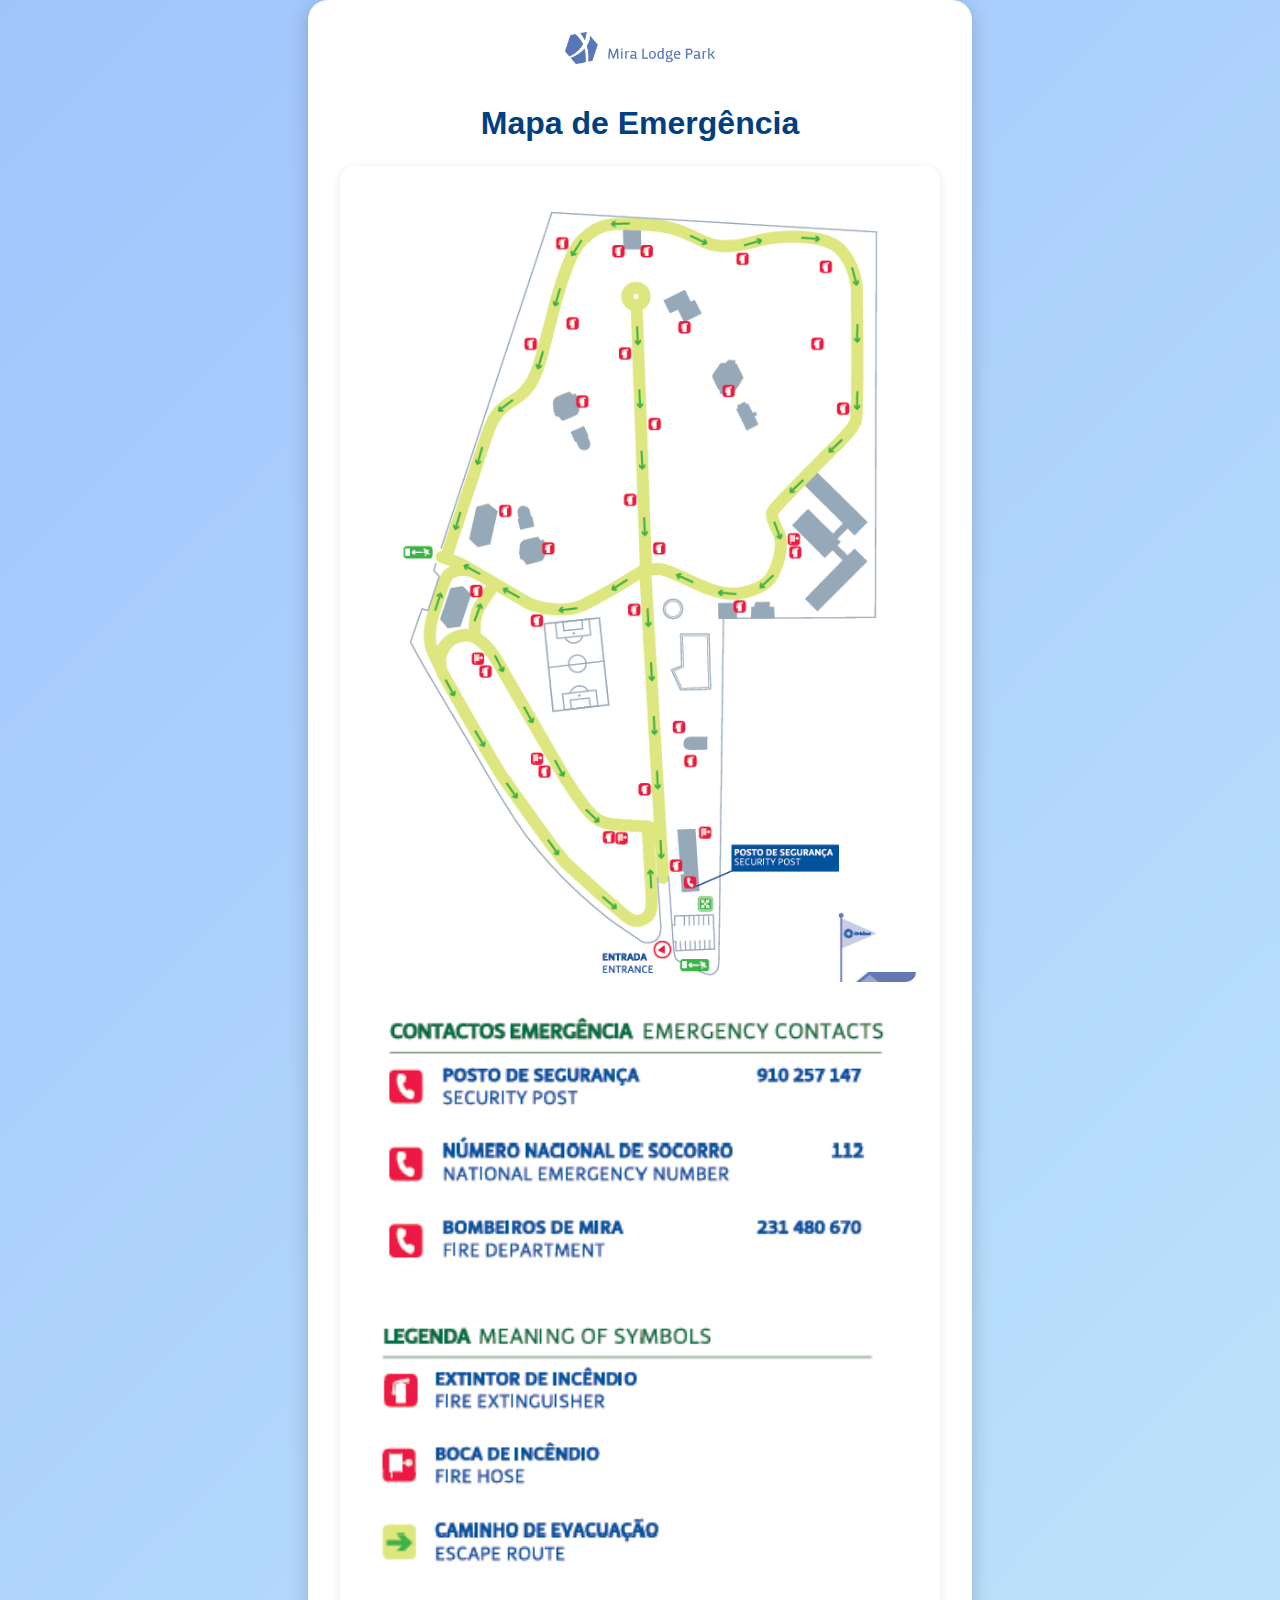
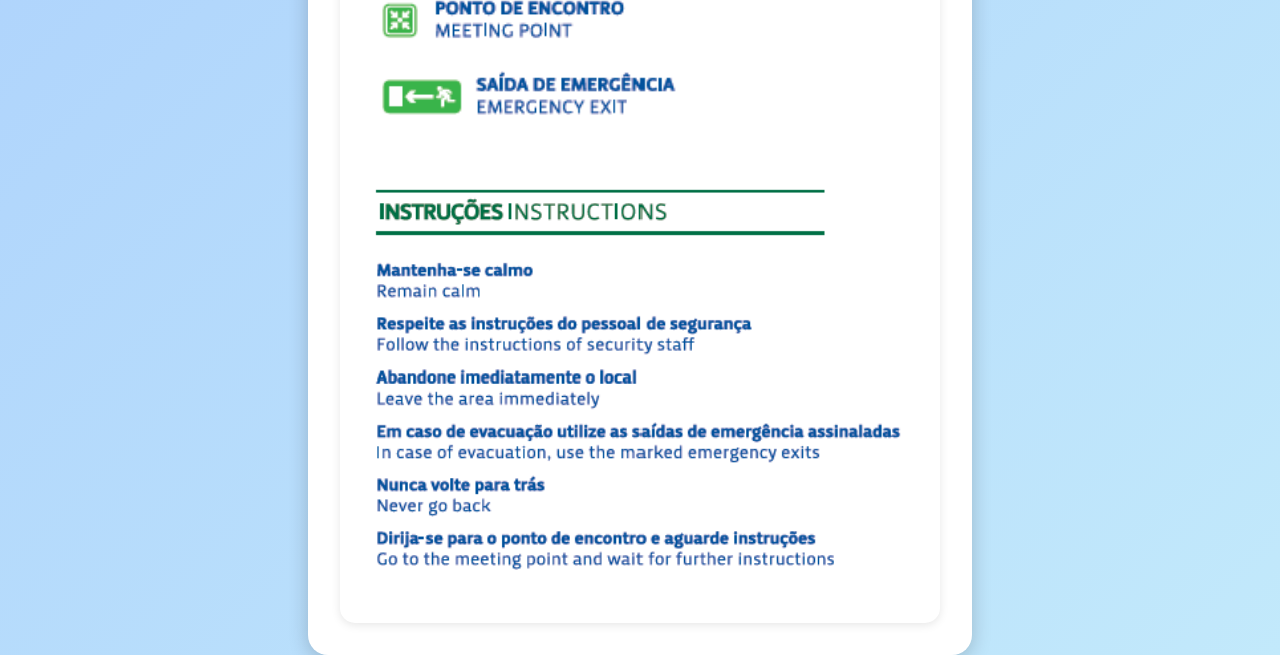
<file: emergencia.html>
<!DOCTYPE html>
<html lang="pt">
<head>
  <meta charset="UTF-8">
  <meta name="viewport" content="width=device-width, initial-scale=1.0">
  <title>Mapa de Emergência</title>
  <style>
    body {
      font-family: Arial, sans-serif;
      background: linear-gradient(135deg, #a1c4fd, #c2e9fb);
      margin: 0;
      display: flex;
      justify-content: center;
      align-items: center;
      min-height: 100vh;
    }

    .container {
      text-align: center;
      background: white;
      padding: 2rem;
      border-radius: 20px;
      box-shadow: 0 4px 20px rgba(0,0,0,0.2);
      max-width: 600px;
      width: 90%;
    }

    .logo {
      width: 150px;
      height: auto;
      margin-bottom: 1rem;
    }

    h1 {
      margin-bottom: 1.5rem;
      color: #004080;
    }

    .box-white {
      background: white;
      padding: 1.5rem;
      border-radius: 15px;
      box-shadow: 0 2px 10px rgba(0,0,0,0.1);
      text-align: center;
    }

    img.map {
      width: 100%;
      height: auto;
      border-radius: 10px;
    }
  </style>
</head>
<body>
  <div class="container">
    <!-- Logo e título -->
    <img src="MiraLodgePark LOGOTIPO_horizontal.png" alt="Logo" class="logo">
    <h1>Mapa de Emergência</h1>

    <!-- Caixa branca: apenas mapa -->
    <div class="box-white">
      <img src="mapaemergencia.png" alt="Mapa de Emergência" class="map">
      <img src="contactosemergencia.png" alt="Mapa de Emergência" class="map">
      <img src="legendaemergencia.png" alt="Mapa de Emergência" class="map">
      <img src="instrucoesemergencia.png" alt="Mapa de Emergência" class="map">



    </div>
  </div>
</body>
</html>
</file>
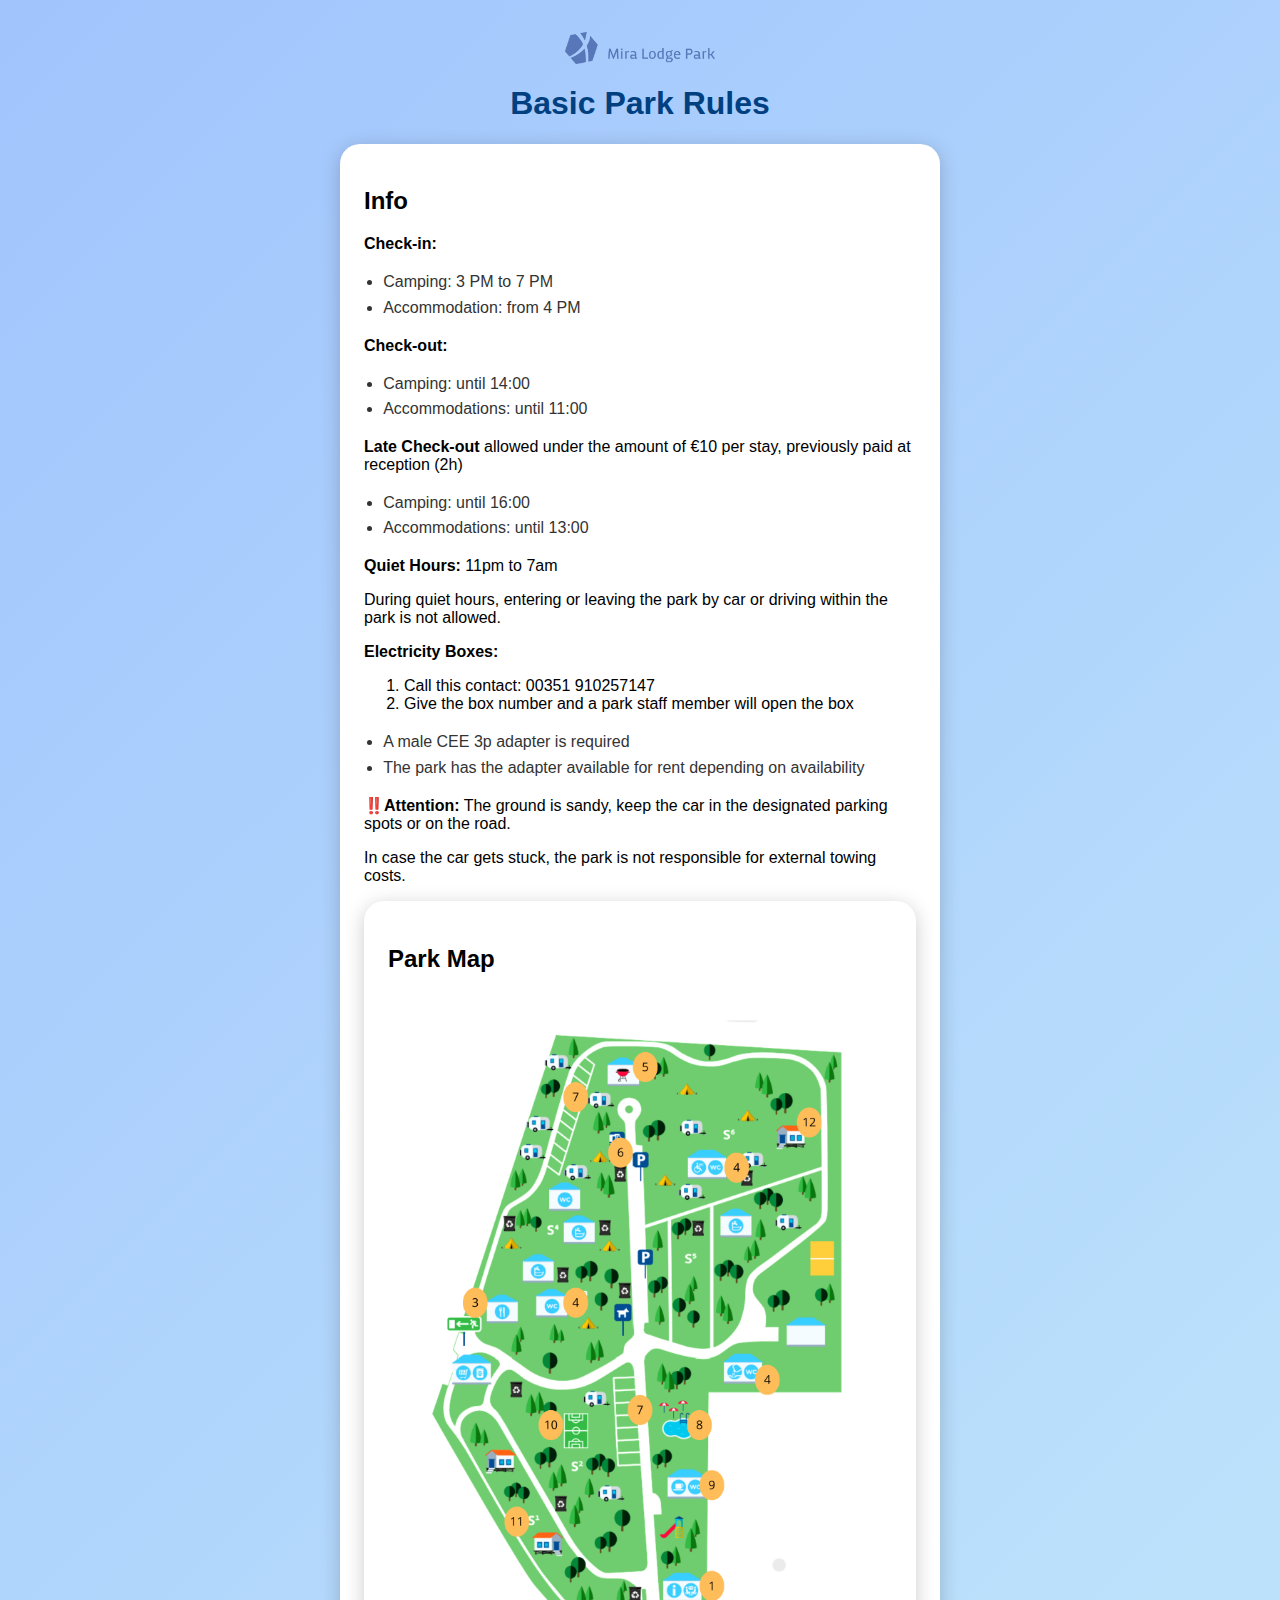
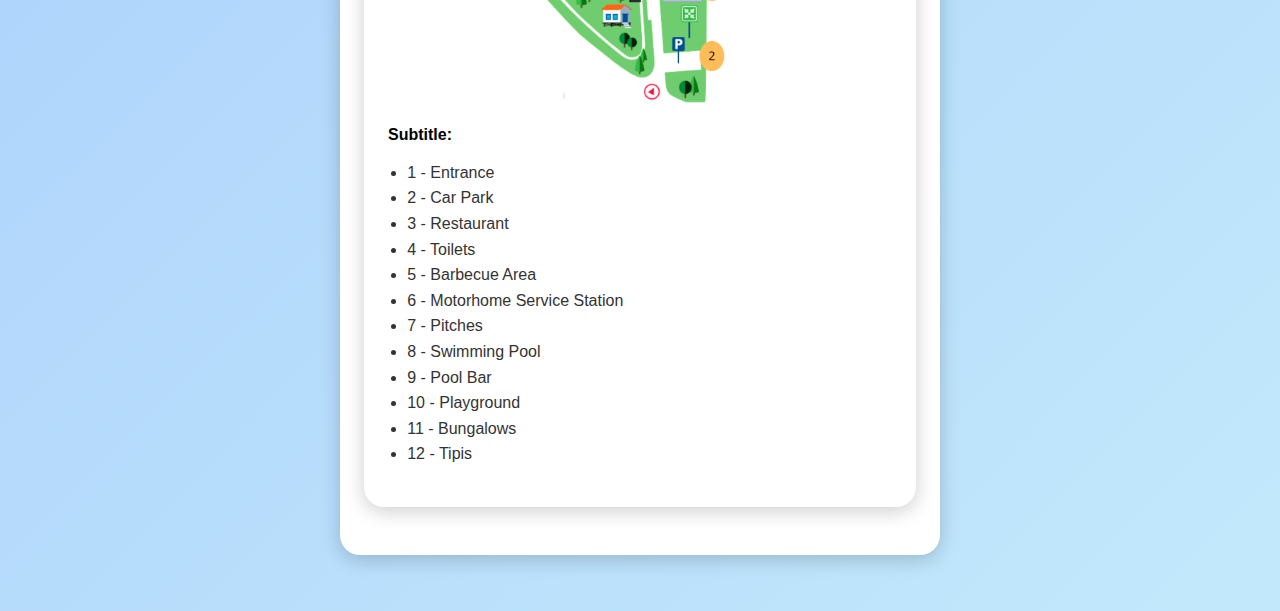
<file: en.html>
<!DOCTYPE html>
<html lang="en">
<head>
  <meta charset="UTF-8">
  <title>Regras do Parque</title>
  <style>
    body {
      font-family: Arial, sans-serif;
      background: linear-gradient(135deg, #a1c4fd, #c2e9fb);
      margin: 0;
      display: flex;
      justify-content: center;
      align-items: flex-start;
      padding: 2rem;
      min-height: 100vh;
    }
    .content {
      width: 100%;
      max-width: 600px;
    }
    .logo {
      display: block;
      margin: 0 auto 1rem auto;
      width: 150px;
    }
    h1 {
      text-align: center;
      color: #004080;
    }
    .box-white {
      background: white;
      padding: 1.5rem;
      border-radius: 20px;
      box-shadow: 0 4px 20px rgba(0,0,0,0.2);
      margin-bottom: 1.5rem;
    }
    .box-orange {
      background: #ffe0b2;
      padding: 1.5rem;
      border-radius: 20px;
      box-shadow: 0 4px 20px rgba(0,0,0,0.2);
      margin-bottom: 1.5rem;
      text-align: center;
    }
    .box-orange img {
      width: 80px;
      margin-bottom: 1rem;
    }
    ul {
      text-align: left;
      padding-left: 1.2rem;
      color: #333;
      line-height: 1.6;
    }
  </style>
</head>
<body>
  <div class="content">
    <img src="MiraLodgePark LOGOTIPO_horizontal.png" alt="Logo do Parque" class="logo">
    <h1>Basic Park Rules</h1>

    <!-- Caixa branca: Rules -->
    <div class="box-white">
      <h2>Info</h2>
      <p><strong>Check-in:</strong></p>
      <ul>
        <li>Camping: 3 PM to 7 PM</li>
        <li>Accommodation: from 4 PM</li>
      </ul>

      <p><strong>Check-out:</strong></p>
      <ul>
       <li>Camping: until 14:00</li>
        <li>Accommodations: until 11:00</li>
      </ul>

      <p><strong>Late Check-out</strong> allowed under the amount of €10 per stay, previously paid at reception (2h)</p><ul>
        <li>Camping: until 16:00</li>
        <li>Accommodations: until 13:00</li>
      </ul>

      <p><strong>Quiet Hours:</strong> 11pm to 7am</p>
      <p>During quiet hours, entering or leaving the park by car or driving within the park is not allowed.</p>

      <p><strong>Electricity Boxes:</strong></p>
      <ol>
        <li>Call this contact: 00351 910257147</li>
        <li>Give the box number and a park staff member will open the box</li>
      </ol>
      <ul><li>A male CEE 3p adapter is required</li>
        <li>The park has the adapter available for rent depending on availability</li></ul>

     <p><strong>‼️Attention:</strong> The ground is sandy, keep the car in the designated parking spots or on the road.</p>
      <p>In case the car gets stuck, the park is not responsible for external towing costs.</p>

    <!-- Caixa branca: Mapa -->
    <div class="box-white">
      <h2>Park Map</h2>
      <img src="1.png" alt="Mapa do Parque" style="max-width:100%; border-radius:12px;">
      <p><strong>Subtitle:</strong></p>
      <ul>
        <li>1 - Entrance</li>
        <li>2 - Car Park</li>
        <li>3 - Restaurant</li>
        <li>4 - Toilets</li>
        <li>5 - Barbecue Area</li>
        <li>6 - Motorhome Service Station</li>
        <li>7 - Pitches</li>
        <li>8 - Swimming Pool</li>
        <li>9 - Pool Bar</li>
        <li>10 - Playground</li>
        <li>11 - Bungalows</li>
        <li>12 - Tipis</li>
      </ul>
    </div>
  </div>
</body>
</html>
</file>
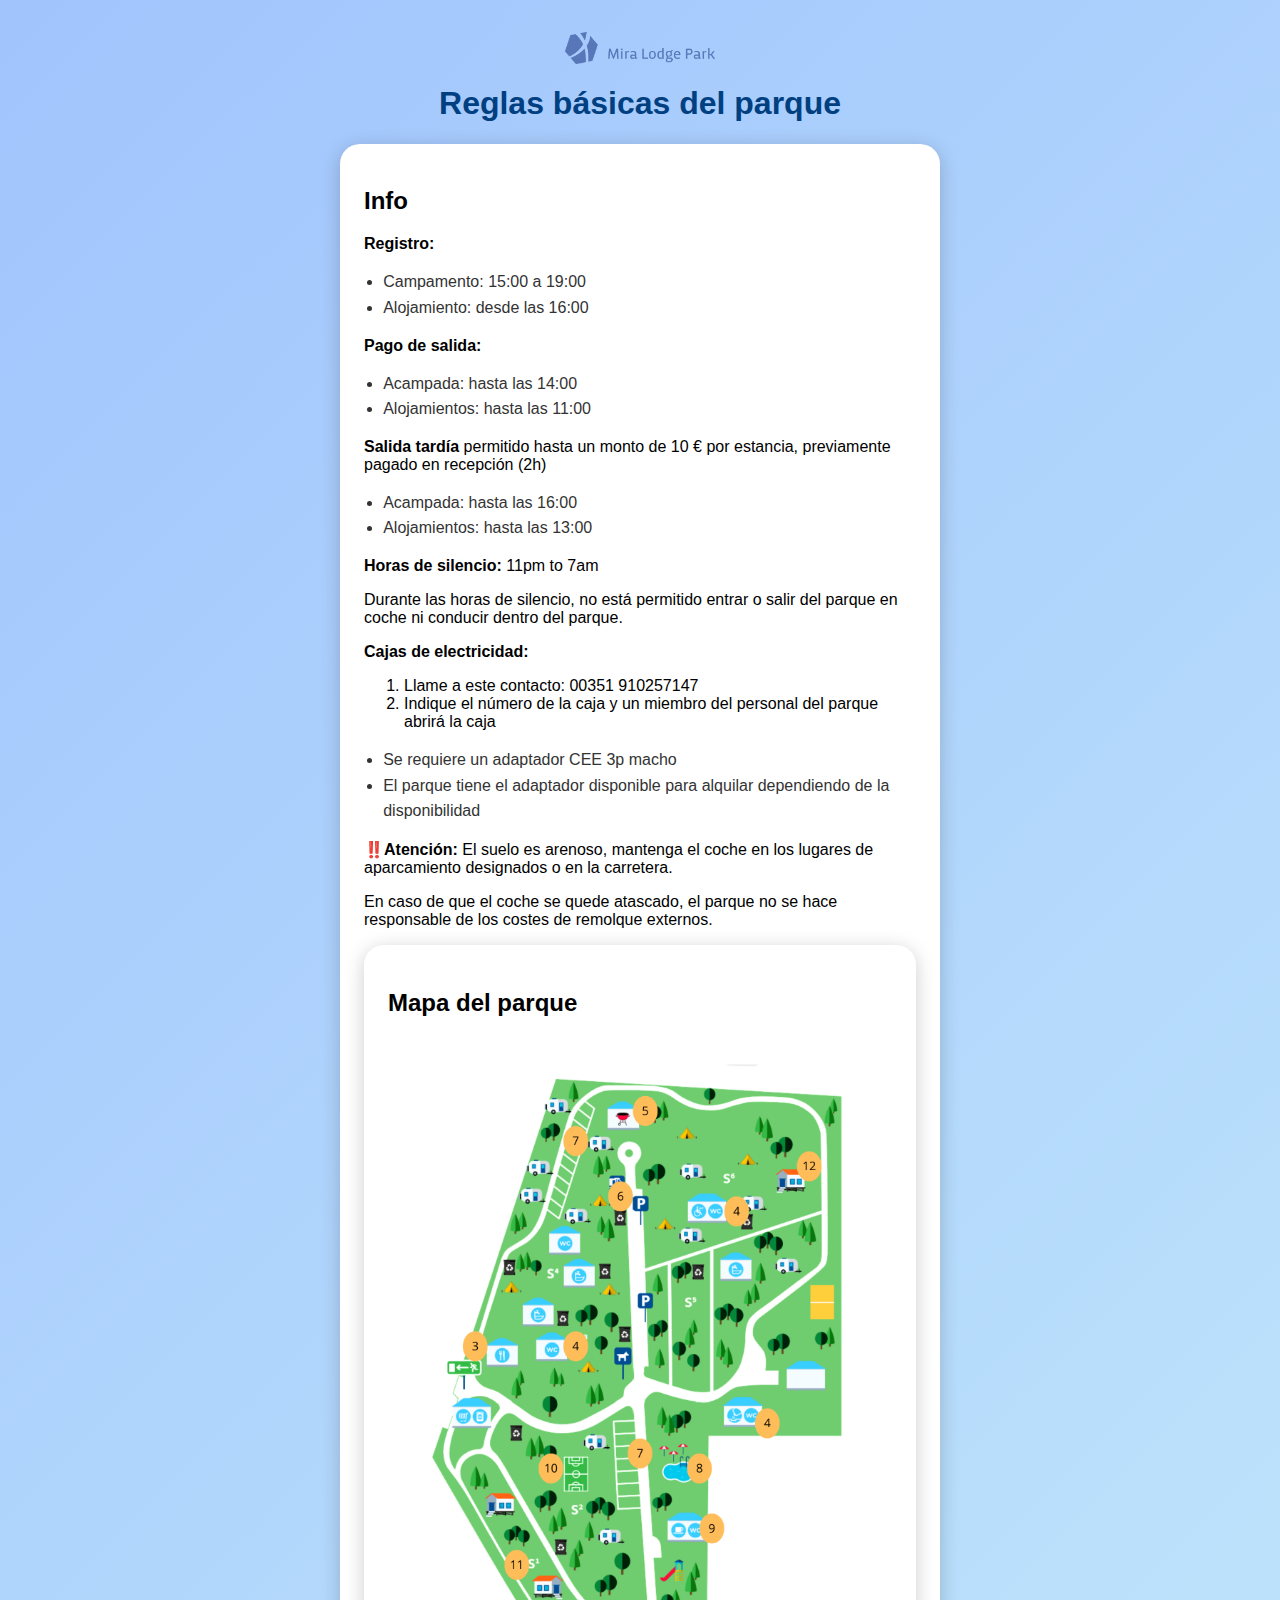
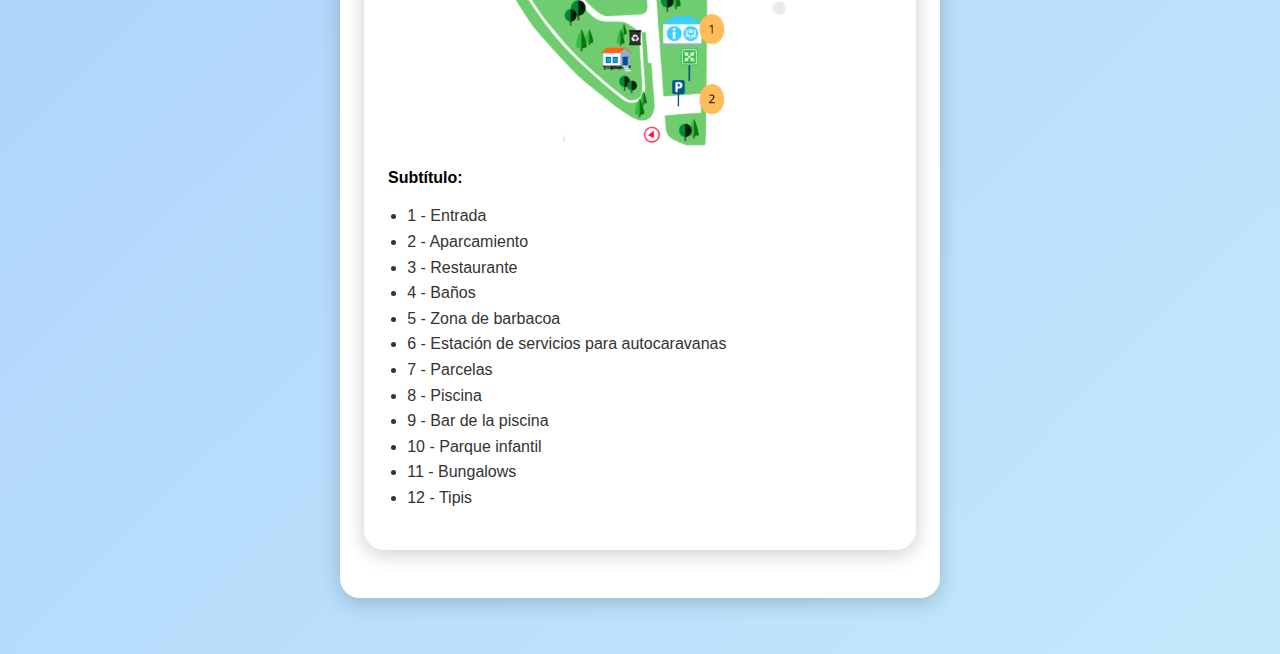
<file: es.html>
<!DOCTYPE html>
<html lang="es">
<head>
  <meta charset="UTF-8">
  <title>normas del parque</title>
  <style>
    body {
      font-family: Arial, sans-serif;
      background: linear-gradient(135deg, #a1c4fd, #c2e9fb);
      margin: 0;
      display: flex;
      justify-content: center;
      align-items: flex-start;
      padding: 2rem;
      min-height: 100vh;
    }
    .content {
      width: 100%;
      max-width: 600px;
    }
    .logo {
      display: block;
      margin: 0 auto 1rem auto;
      width: 150px;
    }
    h1 {
      text-align: center;
      color: #004080;
    }
    .box-white {
      background: white;
      padding: 1.5rem;
      border-radius: 20px;
      box-shadow: 0 4px 20px rgba(0,0,0,0.2);
      margin-bottom: 1.5rem;
    }
    .box-orange {
      background: #ffe0b2;
      padding: 1.5rem;
      border-radius: 20px;
      box-shadow: 0 4px 20px rgba(0,0,0,0.2);
      margin-bottom: 1.5rem;
      text-align: center;
    }
    .box-orange img {
      width: 80px;
      margin-bottom: 1rem;
    }
    ul {
      text-align: left;
      padding-left: 1.2rem;
      color: #333;
      line-height: 1.6;
    }
  </style>
</head>
<body>
  <div class="content">
    <img src="MiraLodgePark LOGOTIPO_horizontal.png" alt="Logo do Parque" class="logo">
    <h1>Reglas básicas del parque</h1>

    <!-- Caixa branca: Reglas -->
    <div class="box-white">
      <h2>Info</h2>
      <p><strong>Registro:</strong></p>
      <ul>
        <li>Campamento: 15:00 a 19:00</li>
        <li>Alojamiento: desde las 16:00</li>
      </ul>

      <p><strong>Pago de salida:</strong></p>
      <ul>
       <li>Acampada: hasta las 14:00</li>
        <li>Alojamientos: hasta las 11:00</li>
      </ul>

      <p><strong>Salida tardía</strong> permitido hasta un monto de 10 € por estancia, previamente pagado en recepción (2h)</p><ul>
        <li>Acampada: hasta las 16:00</li>
        <li>Alojamientos: hasta las 13:00</li>
      </ul>

      <p><strong>Horas de silencio:</strong> 11pm to 7am</p>
      <p>Durante las horas de silencio, no está permitido entrar o salir del parque en coche ni conducir dentro del parque.</p>

      <p><strong>Cajas de electricidad:</strong></p>
      <ol>
        <li>Llame a este contacto: 00351 910257147</li>
        <li>Indique el número de la caja y un miembro del personal del parque abrirá la caja</li>
      </ol>
      <ul><li>Se requiere un adaptador CEE 3p macho</li>
        <li>El parque tiene el adaptador disponible para alquilar dependiendo de la disponibilidad</li></ul>

     <p><strong>‼️Atención:</strong> El suelo es arenoso, mantenga el coche en los lugares de aparcamiento designados o en la carretera.</p>
      <p>En caso de que el coche se quede atascado, el parque no se hace responsable de los costes de remolque externos.</p>

    <!-- Caixa branca: Mapa -->
    <div class="box-white">
      <h2>Mapa del parque</h2>
      <img src="1.png" alt="Mapa do Parque" style="max-width:100%; border-radius:12px;">
      <p><strong>Subtítulo:</strong></p>
      <ul>
        <li>1 - Entrada</li>
        <li>2 - Aparcamiento</li>
        <li>3 - Restaurante</li>
        <li>4 - Baños</li>
        <li>5 - Zona de barbacoa</li>
        <li>6 - Estación de servicios para autocaravanas</li>
        <li>7 - Parcelas</li>
        <li>8 - Piscina</li>
        <li>9 - Bar de la piscina</li>
        <li>10 - Parque infantil</li>
        <li>11 - Bungalows</li>
        <li>12 - Tipis</li>
      </ul>
    </div>
  </div>
</body>
</html>
</file>
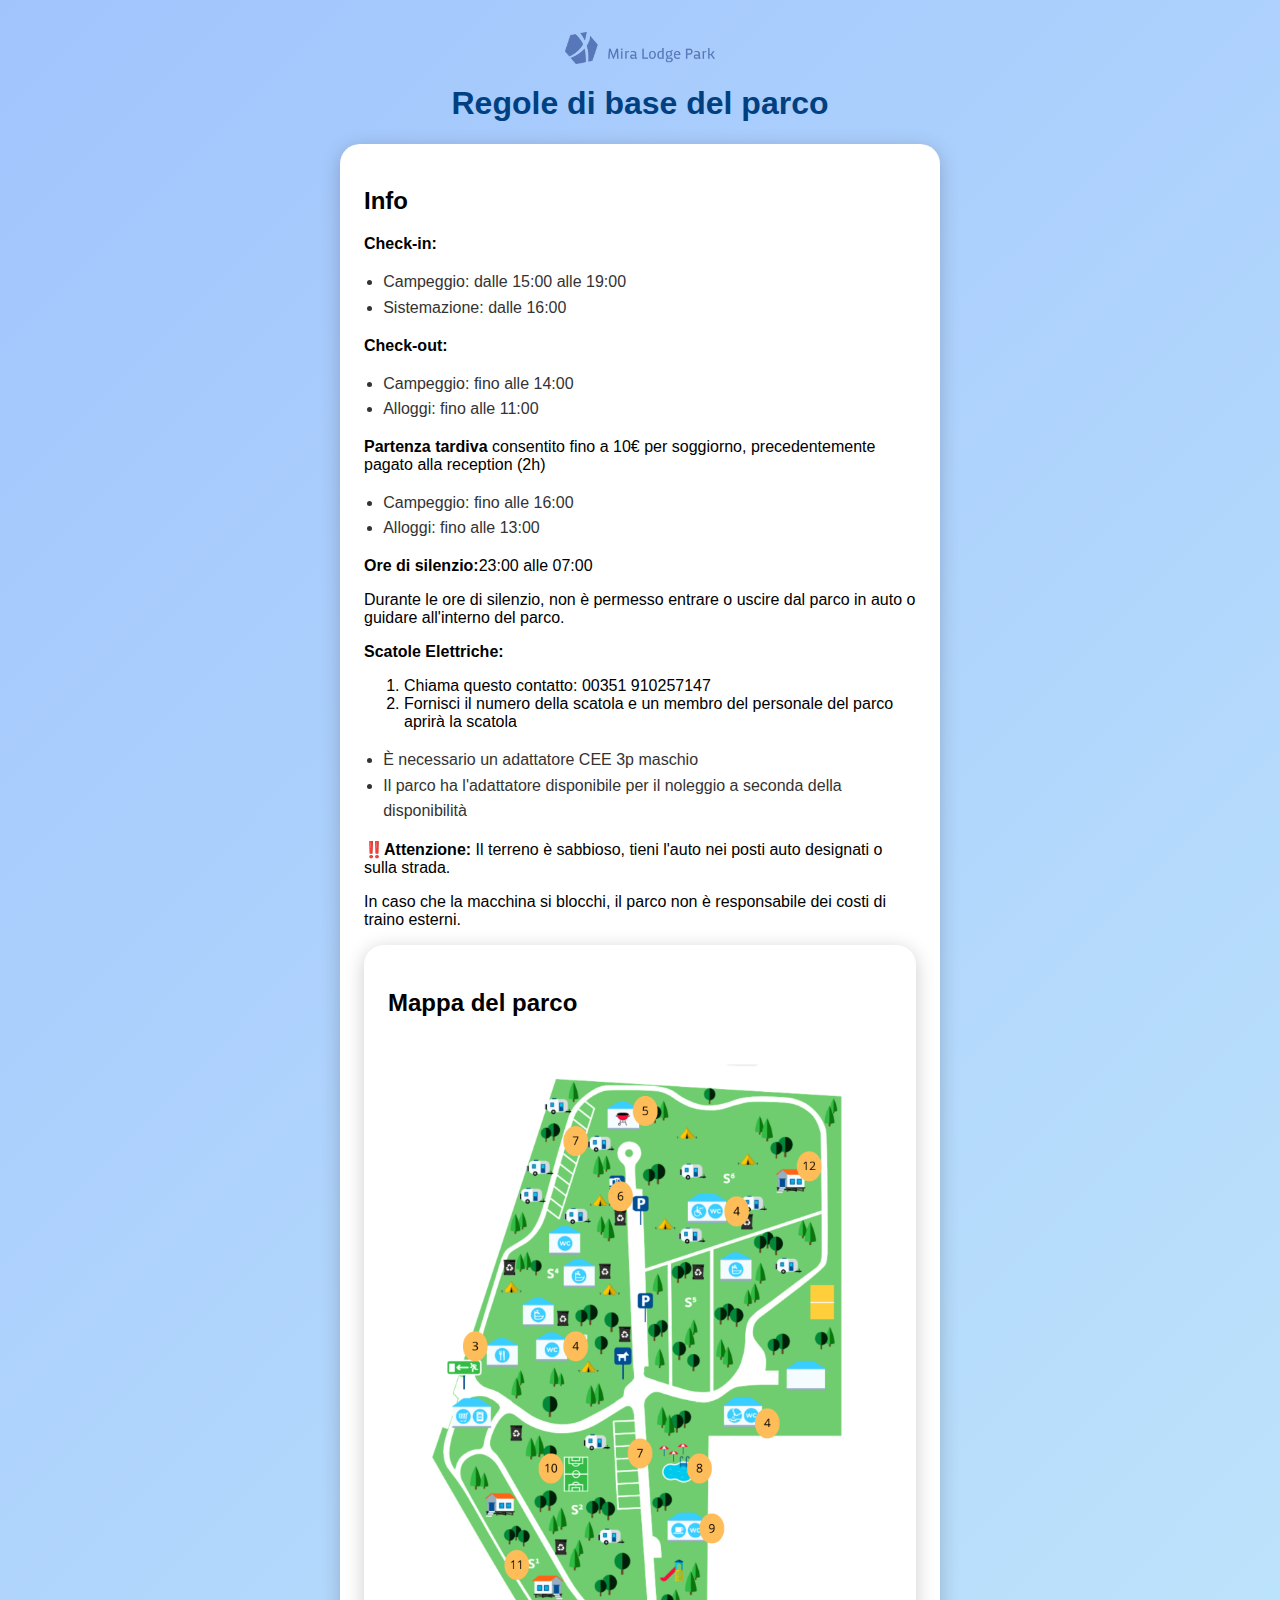
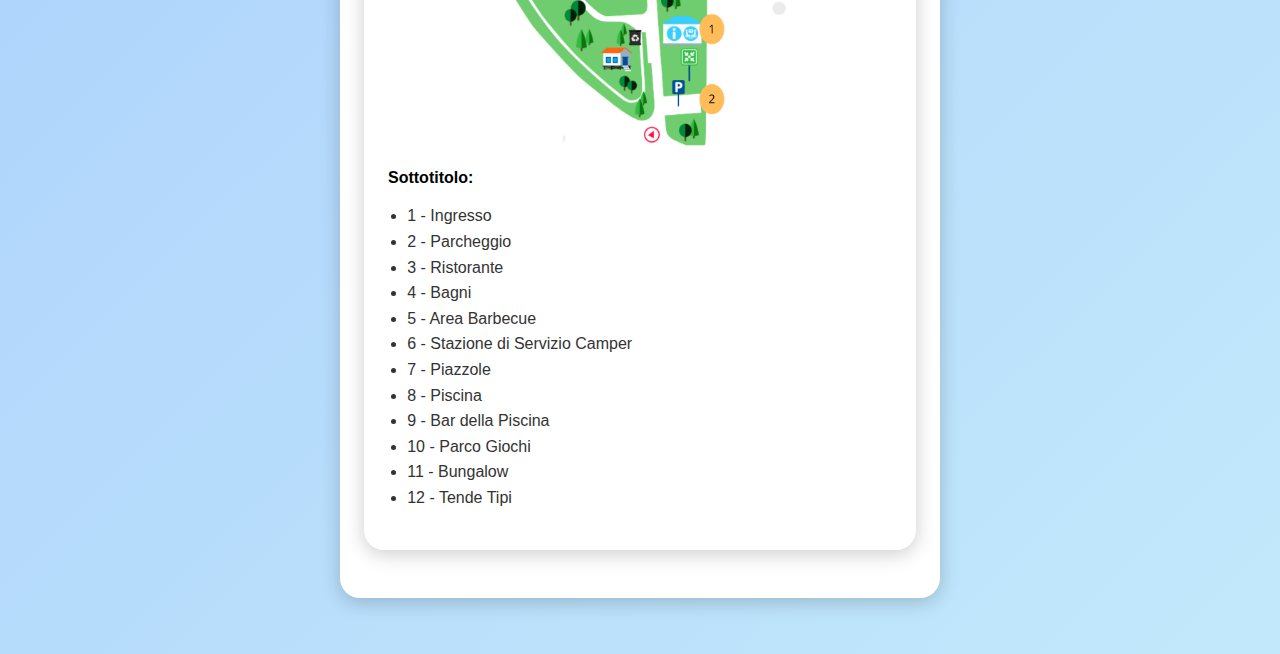
<file: it.html>
<!DOCTYPE html>
<html lang="it">
<head>
  <meta charset="UTF-8">
  <title>Regole del Parco</title>
  <style>
    body {
      font-family: Arial, sans-serif;
      background: linear-gradient(135deg, #a1c4fd, #c2e9fb);
      margin: 0;
      display: flex;
      justify-content: center;
      align-items: flex-start;
      padding: 2rem;
      min-height: 100vh;
    }
    .content {
      width: 100%;
      max-width: 600px;
    }
    .logo {
      display: block;
      margin: 0 auto 1rem auto;
      width: 150px;
    }
    h1 {
      text-align: center;
      color: #004080;
    }
    .box-white {
      background: white;
      padding: 1.5rem;
      border-radius: 20px;
      box-shadow: 0 4px 20px rgba(0,0,0,0.2);
      margin-bottom: 1.5rem;
    }
    .box-orange {
      background: #ffe0b2;
      padding: 1.5rem;
      border-radius: 20px;
      box-shadow: 0 4px 20px rgba(0,0,0,0.2);
      margin-bottom: 1.5rem;
      text-align: center;
    }
    .box-orange img {
      width: 80px;
      margin-bottom: 1rem;
    }
    ul {
      text-align: left;
      padding-left: 1.2rem;
      color: #333;
      line-height: 1.6;
    }
  </style>
</head>
<body>
  <div class="content">
    <img src="MiraLodgePark LOGOTIPO_horizontal.png" alt="Logo do Parque" class="logo">
    <h1>Regole di base del parco</h1>

    <!-- Caixa branca: Rules -->
    <div class="box-white">
      <h2>Info</h2>
      <p><strong>Check-in:</strong></p>
      <ul>
        <li>Campeggio: dalle 15:00 alle 19:00</li>
        <li>Sistemazione: dalle 16:00</li>
      </ul>

      <p><strong>Check-out:</strong></p>
      <ul>
       <li>Campeggio: fino alle 14:00</li>
        <li>Alloggi: fino alle 11:00</li>
      </ul>

      <p><strong>Partenza tardiva</strong> consentito fino a 10€ per soggiorno, precedentemente pagato alla reception (2h)</p><ul>
        <li>Campeggio: fino alle 16:00</li>
        <li>Alloggi: fino alle 13:00</li>
      </ul>

      <p><strong>Ore di silenzio:</strong>23:00 alle 07:00</p>
      <p>Durante le ore di silenzio, non è permesso entrare o uscire dal parco in auto o guidare all'interno del parco.</p>

      <p><strong>Scatole Elettriche:</strong></p>
      <ol>
        <li>Chiama questo contatto: 00351 910257147</li>
        <li>Fornisci il numero della scatola e un membro del personale del parco aprirà la scatola</li>
      </ol>
      <ul><li>È necessario un adattatore CEE 3p maschio</li>
        <li>Il parco ha l'adattatore disponibile per il noleggio a seconda della disponibilità</li></ul>

     <p><strong>‼️Attenzione:</strong> Il terreno è sabbioso, tieni l'auto nei posti auto designati o sulla strada.</p>
      <p>In caso che la macchina si blocchi, il parco non è responsabile dei costi di traino esterni.</p>

    <!-- Caixa branca: Mapa -->
    <div class="box-white">
      <h2>Mappa del parco</h2>
      <img src="1.png" alt="Mapa do Parque" style="max-width:100%; border-radius:12px;">
      <p><strong>Sottotitolo:</strong></p>
      <ul>
        <li>1 - Ingresso</li>
        <li>2 - Parcheggio</li>
        <li>3 - Ristorante</li>
        <li>4 - Bagni</li>
        <li>5 - Area Barbecue</li>
        <li>6 - Stazione di Servizio Camper</li>
        <li>7 - Piazzole</li>
        <li>8 - Piscina</li>
        <li>9 - Bar della Piscina</li>
        <li>10 - Parco Giochi</li>
        <li>11 - Bungalow</li>
        <li>12 - Tende Tipi</li>
      </ul>
    </div>
  </div>
</body>
</html>
</file>
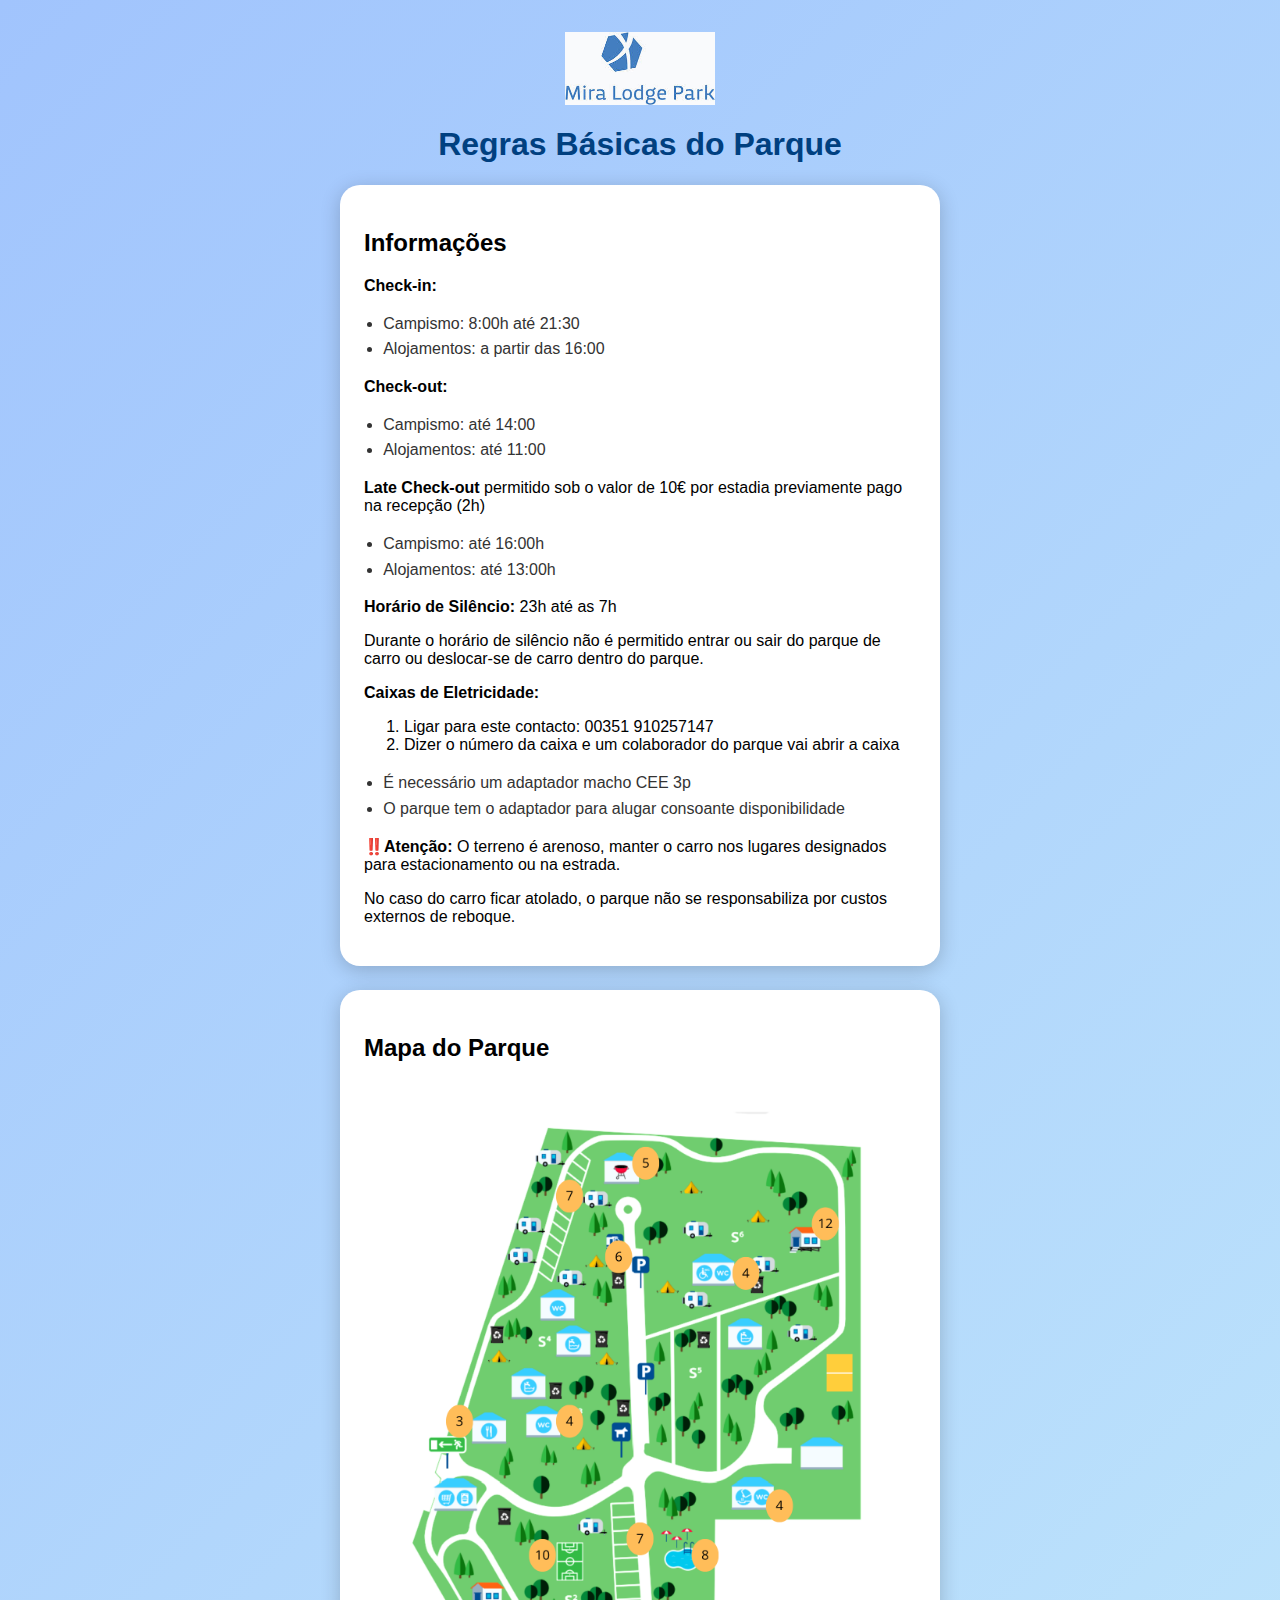
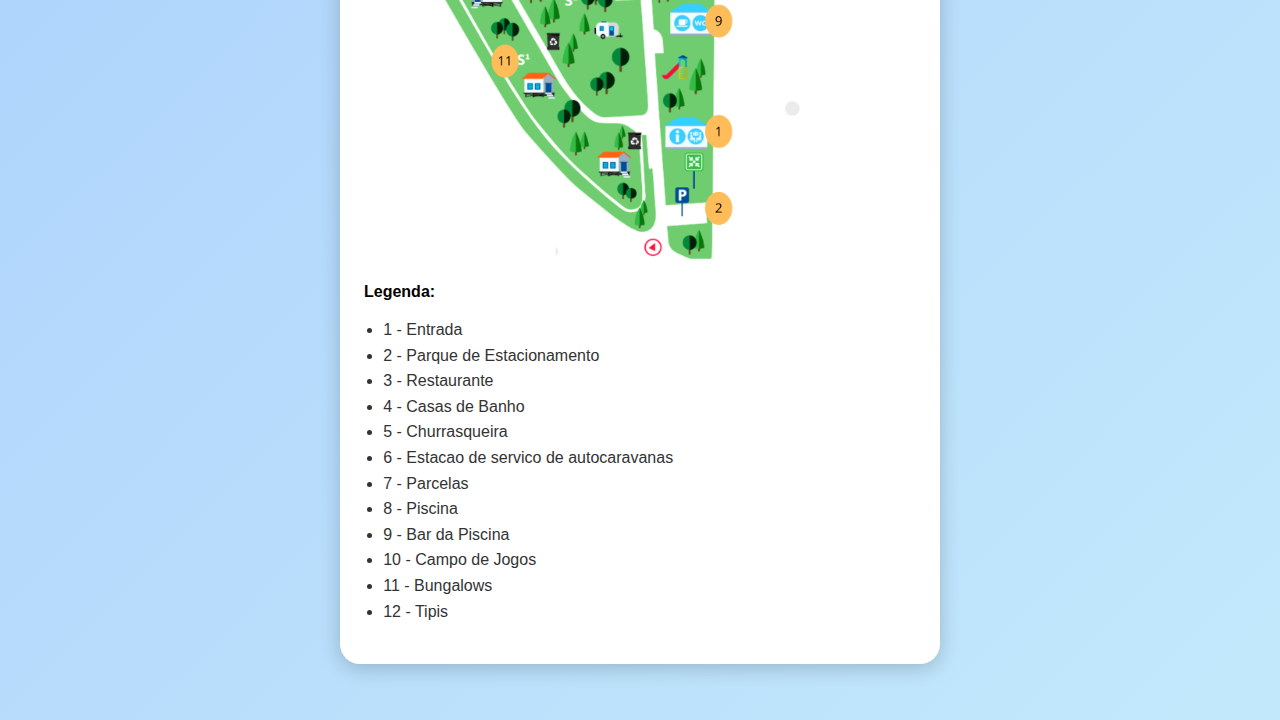
<file: pt.html>
<!DOCTYPE html>
<html lang="pt">
<head>
  <meta charset="UTF-8">
  <title>Regras do Parque</title>
  <style>
    body {
      font-family: Arial, sans-serif;
      background: linear-gradient(135deg, #a1c4fd, #c2e9fb);
      margin: 0;
      display: flex;
      justify-content: center;
      align-items: flex-start;
      padding: 2rem;
      min-height: 100vh;
    }
    .content {
      width: 100%;
      max-width: 600px;
    }
    .logo {
      display: block;
      margin: 0 auto 1rem auto;
      width: 150px;
    }
    h1 {
      text-align: center;
      color: #004080;
    }
    .box-white {
      background: white;
      padding: 1.5rem;
      border-radius: 20px;
      box-shadow: 0 4px 20px rgba(0,0,0,0.2);
      margin-bottom: 1.5rem;
    }
    .box-orange {
      background: #ffe0b2;
      padding: 1.5rem;
      border-radius: 20px;
      box-shadow: 0 4px 20px rgba(0,0,0,0.2);
      margin-bottom: 1.5rem;
      text-align: center;
    }
    .box-orange img {
      width: 80px;
      margin-bottom: 1rem;
    }
    ul {
      text-align: left;
      padding-left: 1.2rem;
      color: #333;
      line-height: 1.6;
    }
  </style>
</head>
<body>
  <div class="content">
    <img src="logo.png" alt="Logo do Parque" class="logo">
    <h1>Regras Básicas do Parque</h1>

    <!-- Caixa branca: Regras -->
    <div class="box-white">
      <h2>Informações</h2>
      <p><strong>Check-in:</strong></p>
      <ul>
        <li>Campismo: 8:00h até 21:30</li>
        <li>Alojamentos: a partir das 16:00</li>
      </ul>

      <p><strong>Check-out:</strong></p>
      <ul>
        <li>Campismo: até 14:00</li>
        <li>Alojamentos: até 11:00</li>
      </ul>

      <p><strong>Late Check-out</strong> permitido sob o valor de 10€ por estadia previamente pago na recepção (2h)</p>
      <ul>
        <li>Campismo: até 16:00h</li>
        <li>Alojamentos: até 13:00h</li>
      </ul>

      <p><strong>Horário de Silêncio:</strong> 23h até as 7h</p>
      <p>Durante o horário de silêncio não é permitido entrar ou sair do parque de carro ou deslocar-se de carro dentro do parque.</p>

      <p><strong>Caixas de Eletricidade:</strong></p>
      <ol>
        <li>Ligar para este contacto: 00351 910257147</li>
        <li>Dizer o número da caixa e um colaborador do parque vai abrir a caixa</li>
      </ol>
      <ul>
        <li>É necessário um adaptador macho CEE 3p</li>
        <li>O parque tem o adaptador para alugar consoante disponibilidade</li>
      </ul>

      <p><strong>‼️Atenção:</strong> O terreno é arenoso, manter o carro nos lugares designados para estacionamento ou na estrada.</p>
      <p>No caso do carro ficar atolado, o parque não se responsabiliza por custos externos de reboque.</p>
    </div>

    <!-- Caixa branca: Mapa -->
    <div class="box-white">
      <h2>Mapa do Parque</h2>
      <img src="1.png" alt="Mapa do Parque" style="max-width:100%; border-radius:12px;">
      <p><strong>Legenda:</strong></p>
      <ul>
        <li>1 - Entrada</li>
        <li>2 - Parque de Estacionamento</li>
        <li>3 - Restaurante</li>
        <li>4 - Casas de Banho</li>
        <li>5 - Churrasqueira</li>
	<li>6 - Estacao de servico de autocaravanas </li>
	<li>7 - Parcelas</li>
	<li>8 - Piscina</li>
	<li>9 - Bar da Piscina</li>
	<li>10 - Campo de Jogos</li>
	<li>11 - Bungalows</li>
	<li>12 - Tipis</li>
      </ul>
    </div>
  </div>
</body>
</html>
</file>
